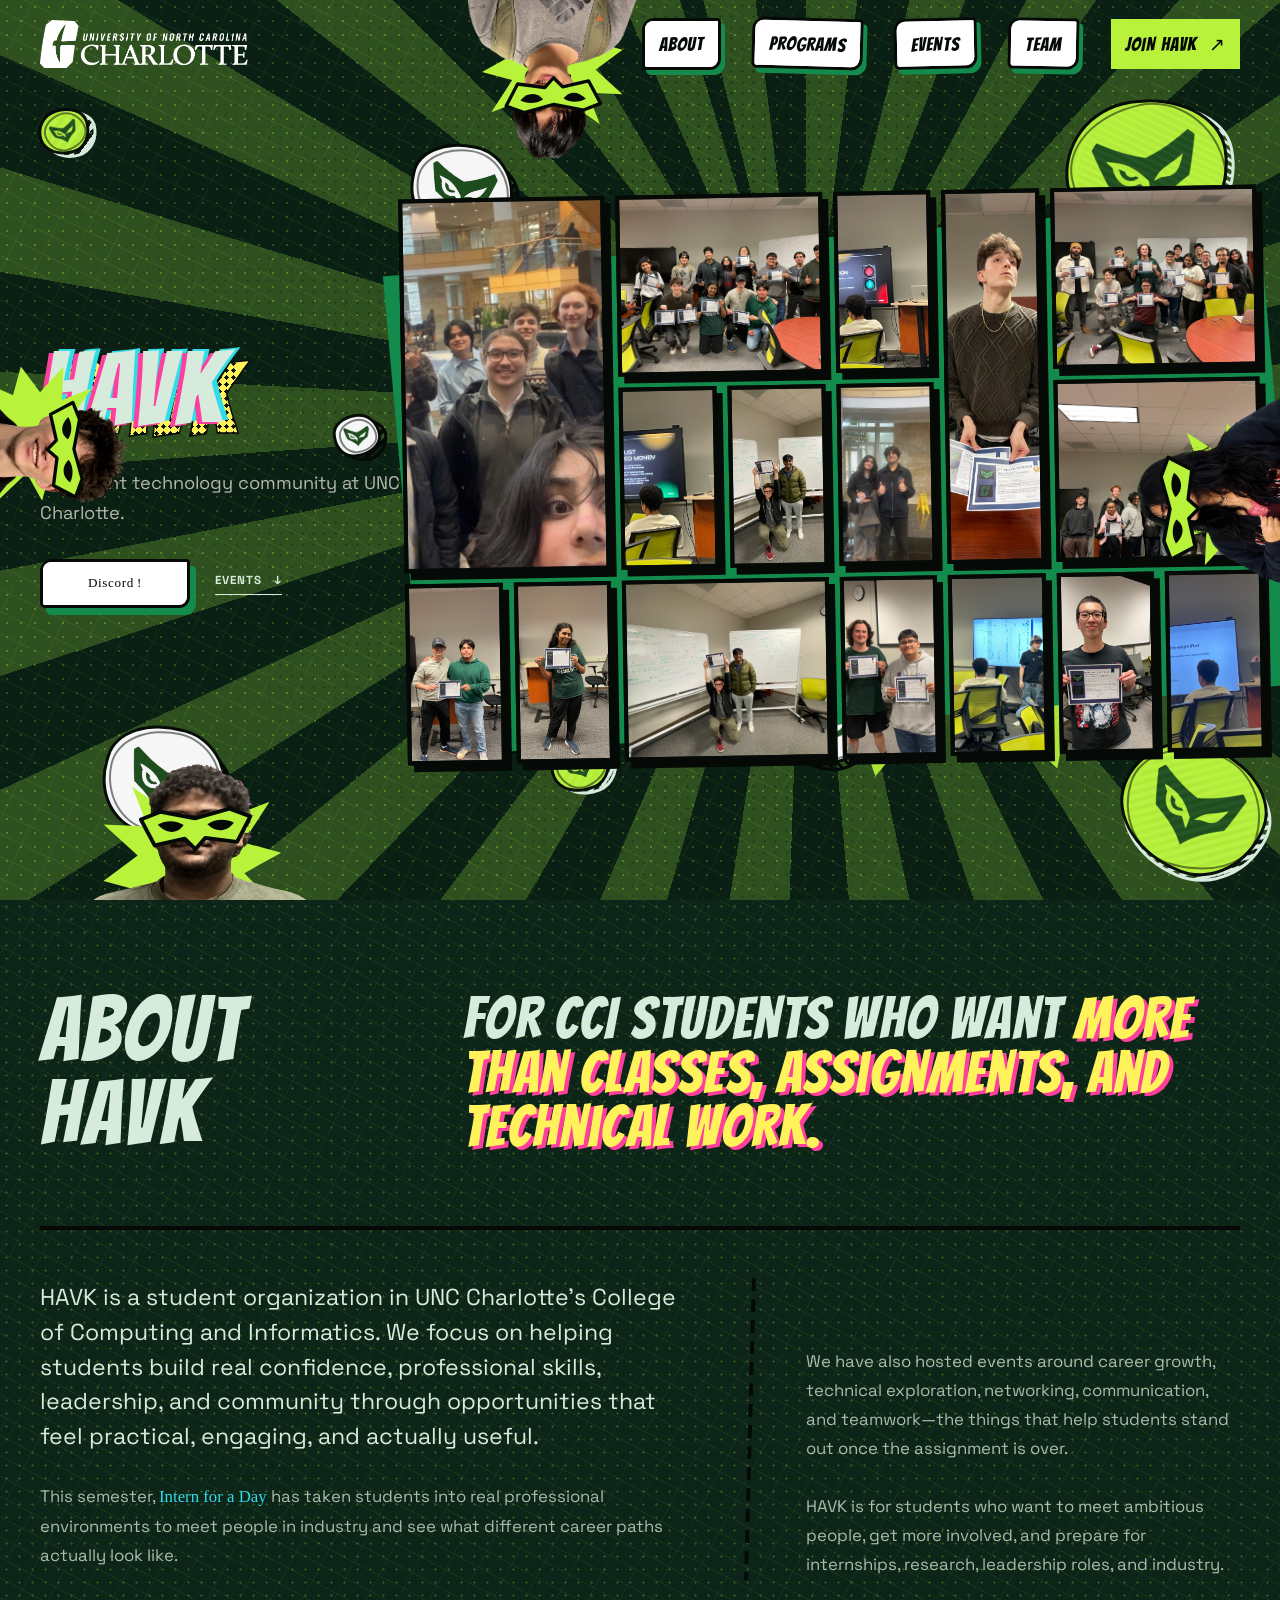
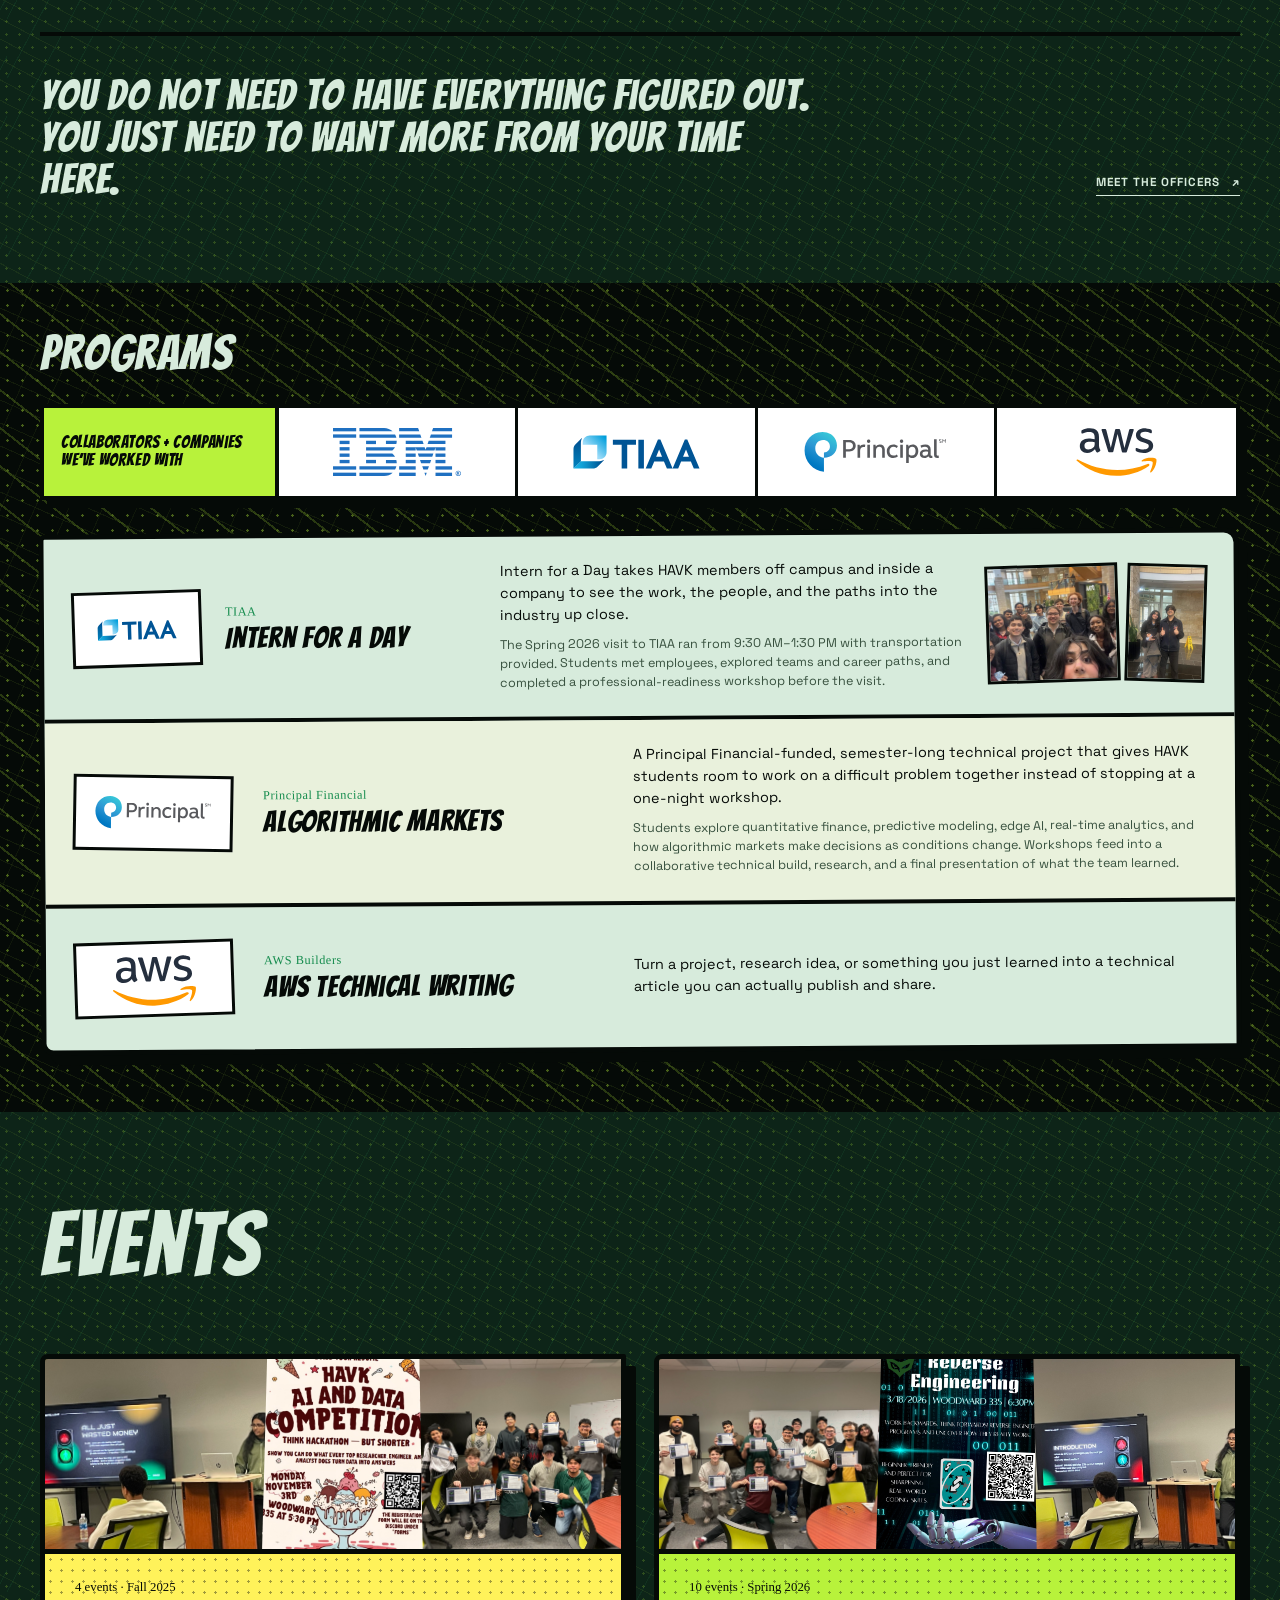
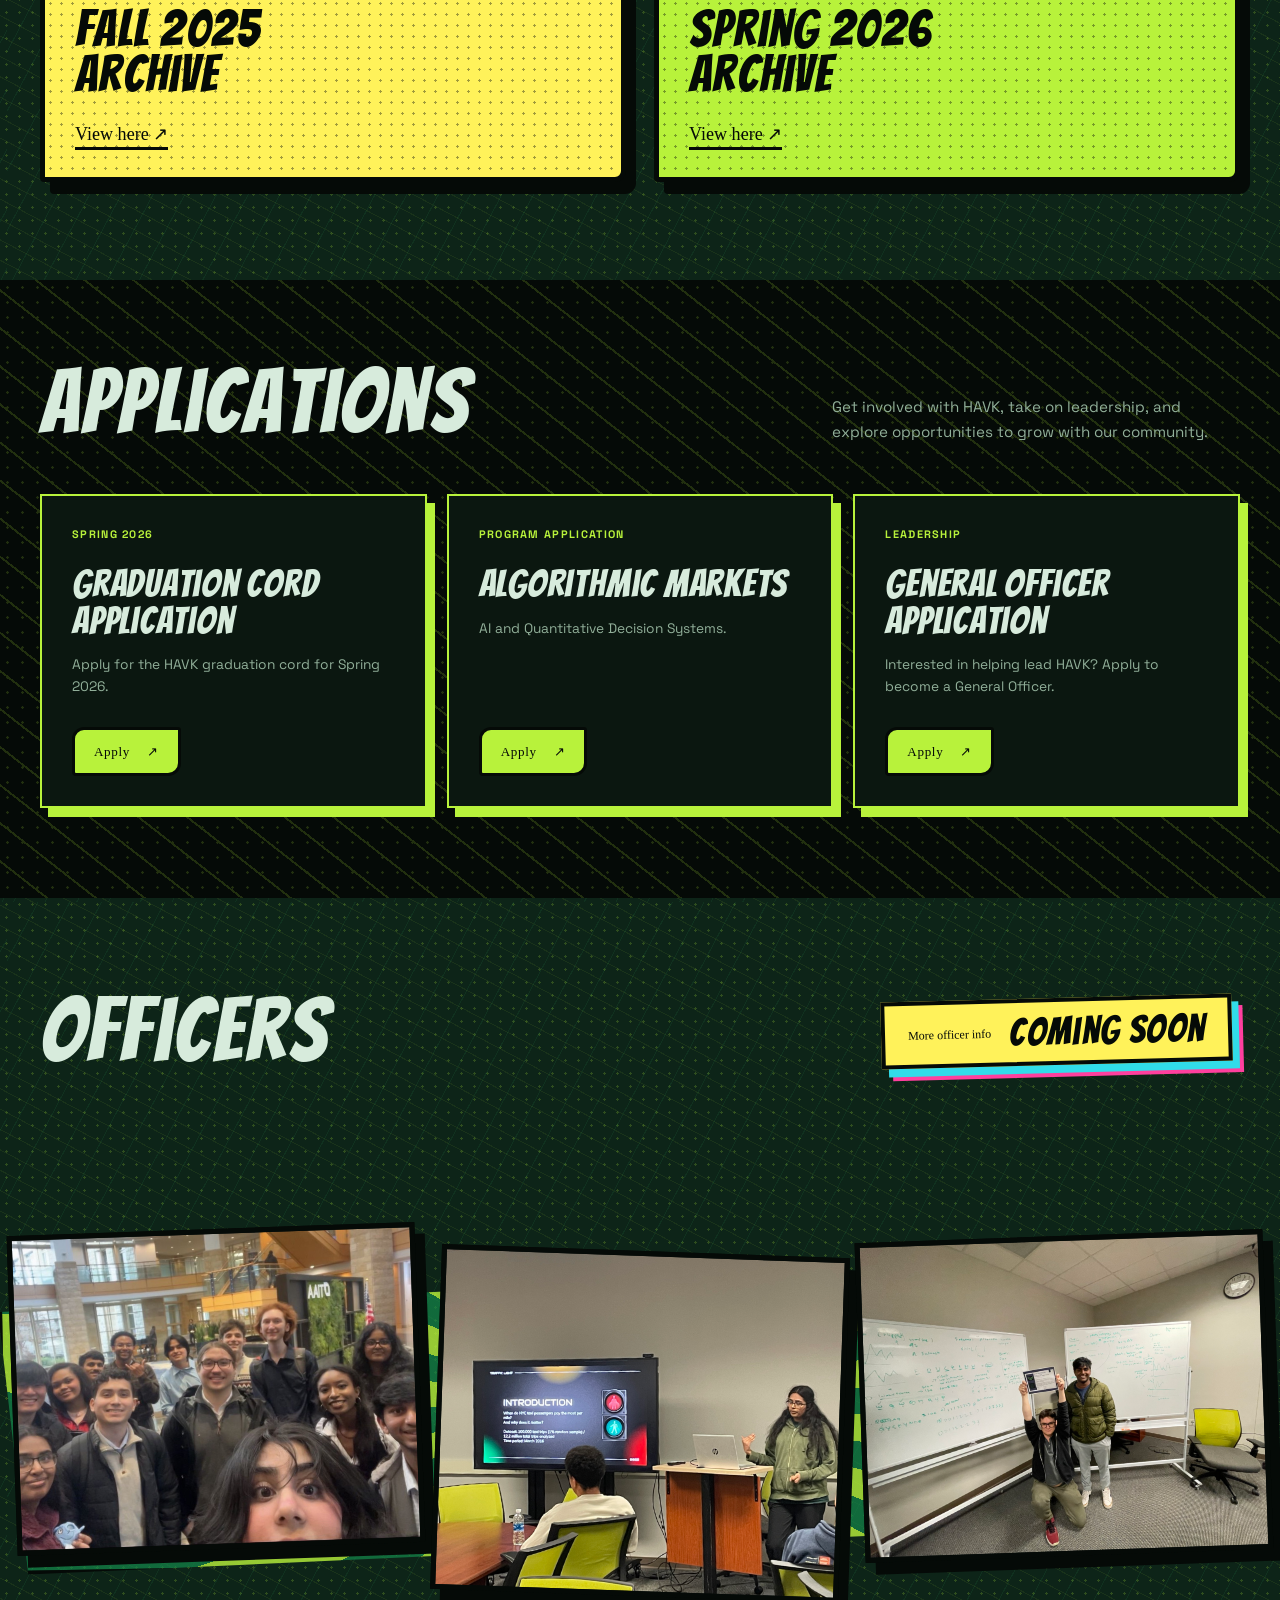
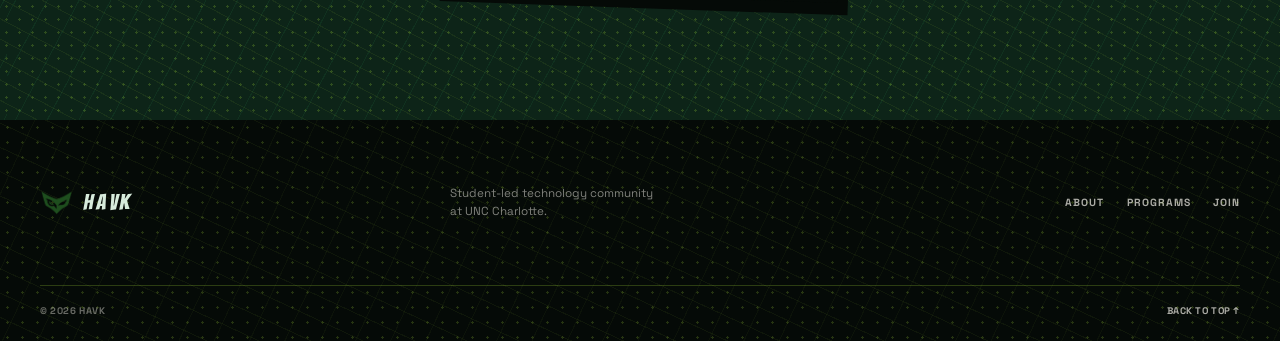
<file: index.html>
<!doctype html>
<html lang="en">
  <head>
    <meta charset="utf-8" />
    <meta name="viewport" content="width=device-width, initial-scale=1" />
    <meta name="theme-color" content="#0a0d0b" />
    <meta http-equiv="Cache-Control" content="no-cache, no-store, must-revalidate" />
    <meta http-equiv="Pragma" content="no-cache" />
    <meta http-equiv="Expires" content="0" />
    <meta name="description" content="HAVK is a student-led technology community at UNC Charlotte." />
    <meta property="og:title" content="HAVK — UNC Charlotte" />
    <meta property="og:description" content="A student-run technology community at UNC Charlotte." />
    <meta property="og:type" content="website" />
    <title>HAVK — UNC Charlotte</title>
    <link rel="icon" type="image/png" href="assets/images/havk-mark.png" />
    <link rel="stylesheet" href="styles.css?v=20260805ba" />
    <script defer src="script.js?v=20260805ba"></script>
  </head>
  <body>
    <a class="skip-link" href="#main-content">Skip to content</a>

    <header class="site-header" id="top">
      <div class="shell nav-wrap">
        <a class="brand brand--university" href="#top" aria-label="HAVK home">
          <img class="brand__university-logo" src="assets/logos/unc-charlotte-horizontal-white.png" alt="UNC Charlotte" />
        </a>
        <button class="menu-toggle" type="button" aria-expanded="false" aria-controls="site-nav">
          <span class="sr-only">Toggle menu</span>
          <span></span><span></span>
        </button>
        <nav class="site-nav" id="site-nav" aria-label="Primary navigation">
          <a href="#about"><span>About</span></a>
          <a href="#programs"><span>Programs</span></a>
          <a href="#field-notes"><span>Events</span></a>
          <a href="#team"><span>Team</span></a>
          <a class="nav-cta discord-link" href="https://discord.gg/rPMw3u7mkj" target="_blank" rel="noreferrer">Join HAVK <span aria-hidden="true">↗</span></a>
        </nav>
      </div>
    </header>

    <main id="main-content">
      <section class="hero section-dark">
        <div class="hero__grid" aria-hidden="true"></div>
        <div class="hero__marks" aria-hidden="true">
          <span class="hero-mark"><img src="assets/images/havk-mark.png" alt="" /></span>
          <span class="hero-mark"><img src="assets/images/havk-mark.png" alt="" /></span>
          <span class="hero-mark"><img src="assets/images/havk-mark.png" alt="" /></span>
          <span class="hero-mark"><img src="assets/images/havk-mark.png" alt="" /></span>
          <span class="hero-mark"><img src="assets/images/havk-mark.png" alt="" /></span>
          <span class="hero-mark"><img src="assets/images/havk-mark.png" alt="" /></span>
          <span class="hero-mark"><img src="assets/images/havk-mark.png" alt="" /></span>
          <span class="hero-mark"><img src="assets/images/havk-mark.png" alt="" /></span>
        </div>
        <div class="officer-peek" data-officer-peek>
          <button class="officer-peek__button" type="button" aria-expanded="false" aria-controls="cail-greeting">
            <span class="sr-only">Meet Cail</span>
            <img src="assets/officers/cail-cutout.png" alt="Cail peeking into the home page" />
            <svg class="officer-peek__mask" viewBox="0 0 180 72" aria-hidden="true">
              <path d="M5 18 36 7 89 19 143 6 175 19 153 58 104 50 88 67 72 50 25 59Z" />
              <path class="mask-eye" d="M31 27c13-7 29-6 40 2-8 12-25 15-40-2Z" />
              <path class="mask-eye" d="M108 29c12-8 29-8 41-1-12 15-30 14-41 1Z" />
            </svg>
          </button>
          <div class="officer-peek__bubble" id="cail-greeting" aria-hidden="true">
            <p>Hi im Cail<br /><strong>the Vice President</strong></p>
          </div>
        </div>
        <div class="officer-peek officer-peek--raymundo" data-officer-peek>
          <button class="officer-peek__button" type="button" aria-expanded="false" aria-controls="raymundo-greeting">
            <span class="sr-only">Meet Raymundo</span>
            <img src="assets/officers/raymundo-cutout.png" alt="Raymundo hanging upside down from the top of the home page" />
            <svg class="officer-peek__mask" viewBox="0 0 180 72" aria-hidden="true">
              <path d="M5 18 36 7 89 19 143 6 175 19 153 58 104 50 88 67 72 50 25 59Z" />
              <path class="mask-eye" d="M31 27c13-7 29-6 40 2-8 12-25 15-40-2Z" />
              <path class="mask-eye" d="M108 29c12-8 29-8 41-1-12 15-30 14-41 1Z" />
            </svg>
          </button>
          <div class="officer-peek__bubble" id="raymundo-greeting" aria-hidden="true">
            <p>Hi im Raymundo<br /><strong>the Treasurer</strong></p>
          </div>
        </div>
        <div class="officer-peek officer-peek--sanchin" data-officer-peek>
          <button class="officer-peek__button" type="button" aria-expanded="false" aria-controls="sanchin-greeting">
            <span class="sr-only">Meet Sanchin</span>
            <img src="assets/officers/sanchin-cutout.png" alt="Sanchin peeking up from the bottom of the home page" />
            <svg class="officer-peek__mask" viewBox="0 0 180 72" aria-hidden="true">
              <path d="M5 18 36 7 89 19 143 6 175 19 153 58 104 50 88 67 72 50 25 59Z" />
              <path class="mask-eye" d="M31 27c13-7 29-6 40 2-8 12-25 15-40-2Z" />
              <path class="mask-eye" d="M108 29c12-8 29-8 41-1-12 15-30 14-41 1Z" />
            </svg>
          </button>
          <div class="officer-peek__bubble" id="sanchin-greeting" aria-hidden="true">
            <p>Hi im Sanchin<br /><strong>the Executive Coordinator</strong></p>
          </div>
        </div>
        <div class="officer-peek officer-peek--summer" data-officer-peek>
          <button class="officer-peek__button" type="button" aria-expanded="false" aria-controls="summer-greeting">
            <span class="sr-only">Meet Summer</span>
            <img src="assets/officers/summer-cutout.png" alt="Summer peeking into the right side of the home page" />
            <svg class="officer-peek__mask" viewBox="0 0 180 72" aria-hidden="true">
              <path d="M5 18 36 7 89 19 143 6 175 19 153 58 104 50 88 67 72 50 25 59Z" />
              <path class="mask-eye" d="M31 27c13-7 29-6 40 2-8 12-25 15-40-2Z" />
              <path class="mask-eye" d="M108 29c12-8 29-8 41-1-12 15-30 14-41 1Z" />
            </svg>
          </button>
          <div class="officer-peek__bubble" id="summer-greeting" aria-hidden="true">
            <p>Hi im Summer<br /><strong>the President</strong></p>
          </div>
        </div>
        <div class="shell hero__inner">
          <div class="hero__copy reveal">
            <h1 data-text="HAVK">HAVK</h1>
            <p class="hero__lede">A student technology community at UNC Charlotte.</p>
            <div class="hero__actions">
              <a class="button button--lime comic-discord discord-link" href="https://discord.gg/rPMw3u7mkj" target="_blank" rel="noreferrer">
                <img class="discord-impact" src="assets/ui/discord-impact.svg?v=20260805z" alt="" aria-hidden="true" />
                <span class="comic-discord__label">Discord</span><span class="comic-discord__bang" aria-hidden="true">!</span>
              </a>
              <a class="text-link text-link--light" href="#field-notes">Events <span aria-hidden="true">↓</span></a>
            </div>
          </div>
          <div class="hero__visual reveal reveal--delay">
            <div class="hero__collage">
              <figure class="collage-item"><img src="assets/images/community-lobby.jpg" alt="HAVK members gathered together in a campus lobby" /></figure>
              <figure class="collage-item"><img src="assets/images/event-winners.jpg" alt="HAVK competition winners holding their certificates" /></figure>
              <figure class="collage-item"><img src="assets/images/workshop-talk.jpg" alt="A HAVK member presenting to students in a workshop" /></figure>
              <figure class="collage-item"><img src="assets/images/event-award-cail.jpg" alt="A HAVK member holding a competition certificate" /></figure>
              <figure class="collage-item"><img src="assets/images/event-group-awards.jpg" alt="HAVK members celebrating with competition certificates" /></figure>
              <figure class="collage-item"><img src="assets/images/event-presentation.jpg" alt="A HAVK member giving a technical presentation" /></figure>
              <figure class="collage-item"><img src="assets/images/win-moment.jpg" alt="HAVK students celebrating after an activity" /></figure>
              <figure class="collage-item"><img src="assets/images/event-group-two.jpg" alt="HAVK members together after a competition" /></figure>
              <figure class="collage-item"><img src="assets/images/field-pair.jpg" alt="Two HAVK students together in a campus atrium" /></figure>
              <figure class="collage-item"><img src="assets/images/event-award-pair.jpg" alt="Two HAVK members holding an award" /></figure>
              <figure class="collage-item"><img src="assets/images/event-award-student.jpg" alt="A HAVK student holding a competition certificate" /></figure>
              <figure class="collage-item"><img src="assets/images/event-whiteboard-win.jpg" alt="HAVK members celebrating in front of workshop whiteboards" /></figure>
              <figure class="collage-item"><img src="assets/images/event-team-award.jpg" alt="Two HAVK members holding certificates" /></figure>
              <figure class="collage-item"><img src="assets/images/event-live-workshop.jpg" alt="A HAVK technical workshop in progress" /></figure>
              <figure class="collage-item"><img src="assets/images/event-certificate.jpg" alt="A HAVK member showing a competition certificate" /></figure>
              <figure class="collage-item"><img src="assets/images/event-lecture.jpg" alt="Students listening to a HAVK presentation" /></figure>
            </div>
          </div>
        </div>
      </section>

      <section class="about section-paper" id="about">
        <div class="shell">
          <div class="about__intro reveal">
            <h2>About HAVK</h2>
            <p class="about__hook">For CCI students who want <em>more than classes, assignments, and technical work.</em></p>
          </div>
          <div class="about__story">
            <div class="about__story-main reveal">
              <p id="about-description">HAVK is a student organization in UNC Charlotte’s College of Computing and Informatics. We focus on helping students build real confidence, professional skills, leadership, and community through opportunities that feel practical, engaging, and actually useful.</p>
              <p>This semester, <strong>Intern for a Day</strong> has taken students into real professional environments to meet people in industry and see what different career paths actually look like.</p>
            </div>
            <div class="about__story-side reveal reveal--delay">
              <p>We have also hosted events around career growth, technical exploration, networking, communication, and teamwork—the things that help students stand out once the assignment is over.</p>
              <p>HAVK is for students who want to meet ambitious people, get more involved, and prepare for internships, research, leadership roles, and industry.</p>
            </div>
          </div>
          <div class="about__ending reveal">
            <p>You do not need to have everything figured out. You just need to want more from your time here.</p>
            <a class="text-link" href="#team">Meet the officers <span aria-hidden="true">↗</span></a>
          </div>
        </div>
      </section>

      <section class="programs section-dark" id="programs">
        <div class="shell">
          <div class="programs__top reveal">
            <h2>Programs</h2>
          </div>
          <div class="collaborators reveal">
            <p>Collaborators + companies we’ve worked with</p>
            <div class="collaborator-strip" id="collaborator-list" aria-live="polite"></div>
          </div>
          <div class="program-board" id="program-list" aria-live="polite"></div>
        </div>
      </section>

      <section class="field-notes section-paper" id="field-notes">
        <div class="shell">
          <div class="section-heading section-heading--split reveal">
            <div>
              <h2>Events</h2>
            </div>
          </div>
          <div class="archive-picker">
            <a class="archive-teaser archive-teaser--fall reveal" href="events-fall-2025.html">
              <div class="archive-teaser__images" aria-hidden="true">
                <img src="assets/images/event-presentation.jpg" alt="" loading="lazy" />
                <img src="assets/posters/ai-data.jpg" alt="" loading="lazy" />
                <img src="assets/images/event-winners.jpg" alt="" loading="lazy" />
              </div>
              <div class="archive-teaser__copy">
                <span>4 events · Fall 2025</span>
                <h3>Fall 2025 Archive</h3>
                <strong>View here <span aria-hidden="true">↗</span></strong>
              </div>
            </a>
            <a class="archive-teaser archive-teaser--spring reveal reveal--delay" href="events.html">
              <div class="archive-teaser__images" aria-hidden="true">
                <img src="assets/images/event-group-awards.jpg" alt="" loading="lazy" />
                <img src="assets/posters/reverse-engineering.jpg" alt="" loading="lazy" />
                <img src="assets/images/workshop-talk.jpg" alt="" loading="lazy" />
              </div>
              <div class="archive-teaser__copy">
                <span>10 events · Spring 2026</span>
                <h3>Spring 2026 Archive</h3>
                <strong>View here <span aria-hidden="true">↗</span></strong>
              </div>
            </a>
          </div>
        </div>
      </section>

      <section class="applications section-dark" id="applications">
        <div class="shell">
          <div class="applications__heading reveal">
            <h2>Applications</h2>
            <p>
              Get involved with HAVK, take on leadership, and explore opportunities
              to grow with our community.
            </p>
          </div>
      
          <div class="applications__grid">
      
            <article class="application-card reveal">
              <span class="application-card__label">Spring 2026</span>
              <h3>Graduation Cord Application</h3>
              <p>
                Apply for the HAVK graduation cord for Spring 2026.
              </p>
              <a
                class="button button--lime"
                href="https://docs.google.com/forms/d/e/1FAIpQLSfHeLTBPN7r-YRuG4fl9lOqyTBRBv8VUg7wVq3AiLWk7T_w4g/viewform"
                target="_blank"
                rel="noopener noreferrer"
              >
                Apply <span aria-hidden="true">↗</span>
              </a>
            </article>
      
            <article class="application-card reveal reveal--delay">
              <span class="application-card__label">Program Application</span>
              <h3>Algorithmic Markets</h3>
              <p>
                AI and Quantitative Decision Systems.
              </p>
              <a
                class="button button--lime"
                href="https://docs.google.com/forms/d/e/1FAIpQLSfOxMHj9q5kC6oz49yp__4se-KTnkPEWoIw7IZI9E07Gr-_Bg/viewform"
                target="_blank"
                rel="noopener noreferrer"
              >
                Apply <span aria-hidden="true">↗</span>
              </a>
            </article>
      
            <article class="application-card reveal">
              <span class="application-card__label">Leadership</span>
              <h3>General Officer Application</h3>
              <p>
                Interested in helping lead HAVK? Apply to become a General Officer.
              </p>
              <a
                class="button button--lime"
                href="https://docs.google.com/forms/d/e/1FAIpQLScZuoRmSHL1LRAmsvPYO85FRKg3A8gWzvEkbimd9877F3E0sA/viewform"
                target="_blank"
                rel="noopener noreferrer"
              >
                Apply <span aria-hidden="true">↗</span>
              </a>
            </article>
      
          </div>
        </div>
      </section>

      <section class="team section-paper" id="team">
        <div class="shell">
          <div class="team__heading reveal">
            <div>
              <h2>Officers</h2>
            </div>
            <div class="team-heading__soon">
              <span>More officer info</span>
              <strong>Coming soon</strong>
            </div>
          </div>
          <div class="team-grid" id="team-grid"></div>
          <div class="section-collage section-collage--team">
            <figure><img src="assets/images/community-lobby.jpg" alt="HAVK members together on campus" loading="lazy" /></figure>
            <figure><img src="assets/images/workshop-talk.jpg" alt="A HAVK workshop presentation" loading="lazy" /></figure>
            <figure><img src="assets/images/win-moment.jpg" alt="HAVK students celebrating together" loading="lazy" /></figure>
          </div>
        </div>
      </section>

    </main>

    <footer class="site-footer">
      <div class="shell footer__top">
        <a class="brand brand--footer" href="#top" aria-label="HAVK home">
          <img class="brand__mark" src="assets/images/havk-mark.png" alt="" />
          <span class="brand__wordmark">HAVK</span>
        </a>
        <p>Student-led technology community<br />at UNC Charlotte.</p>
        <div class="footer__links">
          <a href="#about">About</a><a href="#programs">Programs</a><a class="discord-link" href="https://discord.gg/rPMw3u7mkj" target="_blank" rel="noreferrer">Join</a>
        </div>
      </div>
      <div class="shell footer__bottom"><span>© <span id="current-year"></span> HAVK</span><a href="#top">Back to top ↑</a></div>
    </footer>

    <noscript><div class="noscript-note">HAVK’s page needs JavaScript for the editable event and team content. Please enable it to see the full site.</div></noscript>
  </body>
</html>
</file>
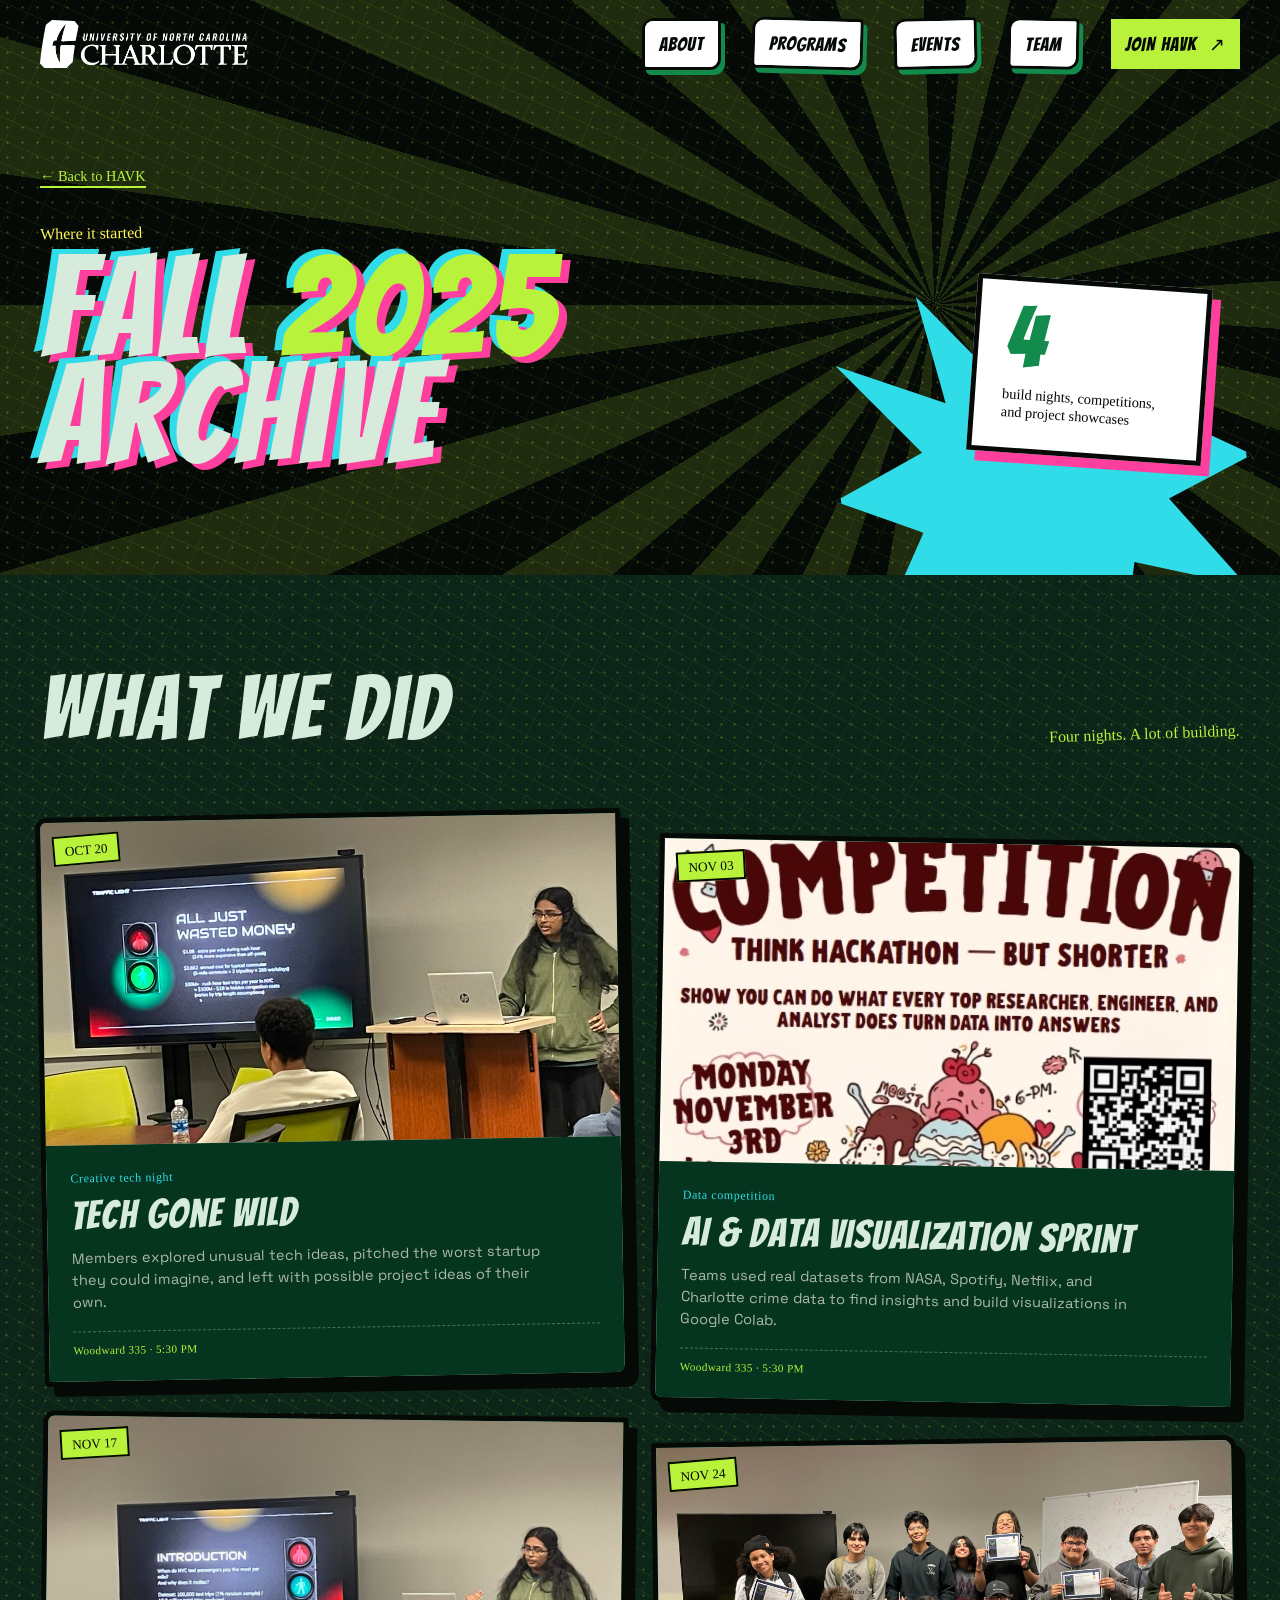
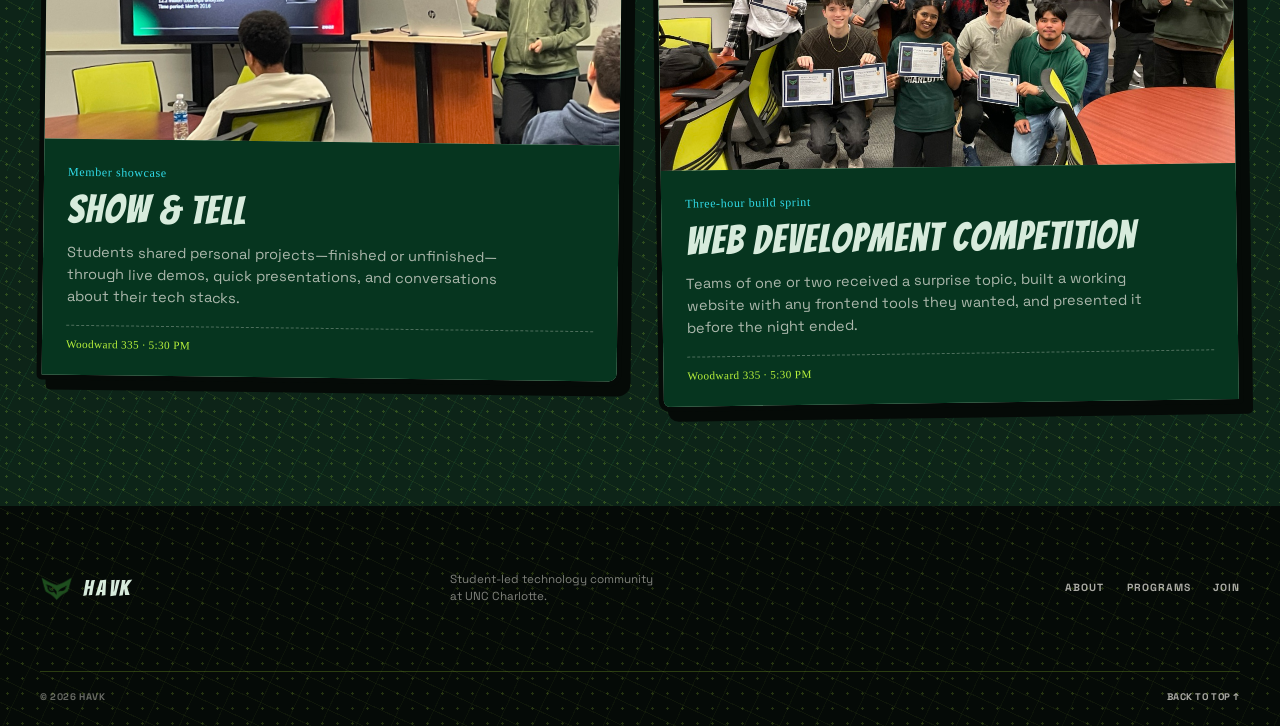
<file: events-fall-2025.html>
<!doctype html>
<html lang="en">
  <head>
    <meta charset="utf-8" />
    <meta name="viewport" content="width=device-width, initial-scale=1" />
    <meta name="theme-color" content="#0a0d0b" />
    <meta http-equiv="Cache-Control" content="no-cache, no-store, must-revalidate" />
    <meta name="description" content="A visual archive of HAVK events from Fall 2025 at UNC Charlotte." />
    <meta property="og:title" content="Fall 2025 Archive — HAVK" />
    <meta property="og:description" content="HAVK competitions, project nights, and community moments from Fall 2025." />
    <meta property="og:type" content="website" />
    <title>Fall 2025 Archive — HAVK</title>
    <link rel="icon" type="image/png" href="assets/images/havk-mark.png" />
    <link rel="stylesheet" href="styles.css?v=20260805ba" />
    <script defer src="script.js?v=20260805ba"></script>
  </head>
  <body class="event-archive-page event-archive-page--fall" data-events-source="data/events-fall-2025.json" data-semester="Fall 2025">
    <a class="skip-link" href="#main-content">Skip to content</a>

    <header class="site-header" id="top">
      <div class="shell nav-wrap">
        <a class="brand brand--university" href="index.html" aria-label="HAVK home">
          <img class="brand__university-logo" src="assets/logos/unc-charlotte-horizontal-white.png" alt="UNC Charlotte" />
        </a>
        <button class="menu-toggle" type="button" aria-expanded="false" aria-controls="site-nav">
          <span class="sr-only">Toggle menu</span>
          <span></span><span></span>
        </button>
        <nav class="site-nav" id="site-nav" aria-label="Primary navigation">
          <a href="index.html#about"><span>About</span></a>
          <a href="index.html#programs"><span>Programs</span></a>
          <a href="index.html#field-notes"><span>Events</span></a>
          <a href="index.html#team"><span>Team</span></a>
          <a class="nav-cta discord-link" href="https://discord.gg/rPMw3u7mkj" target="_blank" rel="noreferrer">Join HAVK <span aria-hidden="true">↗</span></a>
        </nav>
      </div>
    </header>

    <main id="main-content">
      <section class="archive-hero section-dark">
        <div class="archive-hero__burst" aria-hidden="true"></div>
        <div class="shell archive-hero__inner">
          <div>
            <a class="archive-back" href="index.html#field-notes">← Back to HAVK</a>
            <p class="archive-kicker">Where it started</p>
            <h1>Fall <em>2025</em><br />Archive</h1>
          </div>
          <div class="archive-hero__note">
            <strong>4</strong>
            <span>build nights, competitions, and project showcases</span>
          </div>
        </div>
      </section>

      <section class="archive-events section-paper" aria-labelledby="archive-heading">
        <div class="shell">
          <div class="archive-events__heading reveal">
            <h2 id="archive-heading">What we did</h2>
            <p>Four nights. A lot of building.</p>
          </div>
          <div class="archive-event-grid" id="event-list" aria-live="polite"></div>
        </div>
      </section>
    </main>

    <footer class="site-footer">
      <div class="shell footer__top">
        <a class="brand brand--footer" href="index.html" aria-label="HAVK home">
          <img class="brand__mark" src="assets/images/havk-mark.png" alt="" />
          <span class="brand__wordmark">HAVK</span>
        </a>
        <p>Student-led technology community<br />at UNC Charlotte.</p>
        <div class="footer__links">
          <a href="index.html#about">About</a><a href="index.html#programs">Programs</a><a class="discord-link" href="https://discord.gg/rPMw3u7mkj" target="_blank" rel="noreferrer">Join</a>
        </div>
      </div>
      <div class="shell footer__bottom"><span>© <span id="current-year"></span> HAVK</span><a href="#top">Back to top ↑</a></div>
    </footer>

    <noscript><div class="noscript-note">Enable JavaScript to load the Fall 2025 event archive.</div></noscript>
  </body>
</html>
</file>
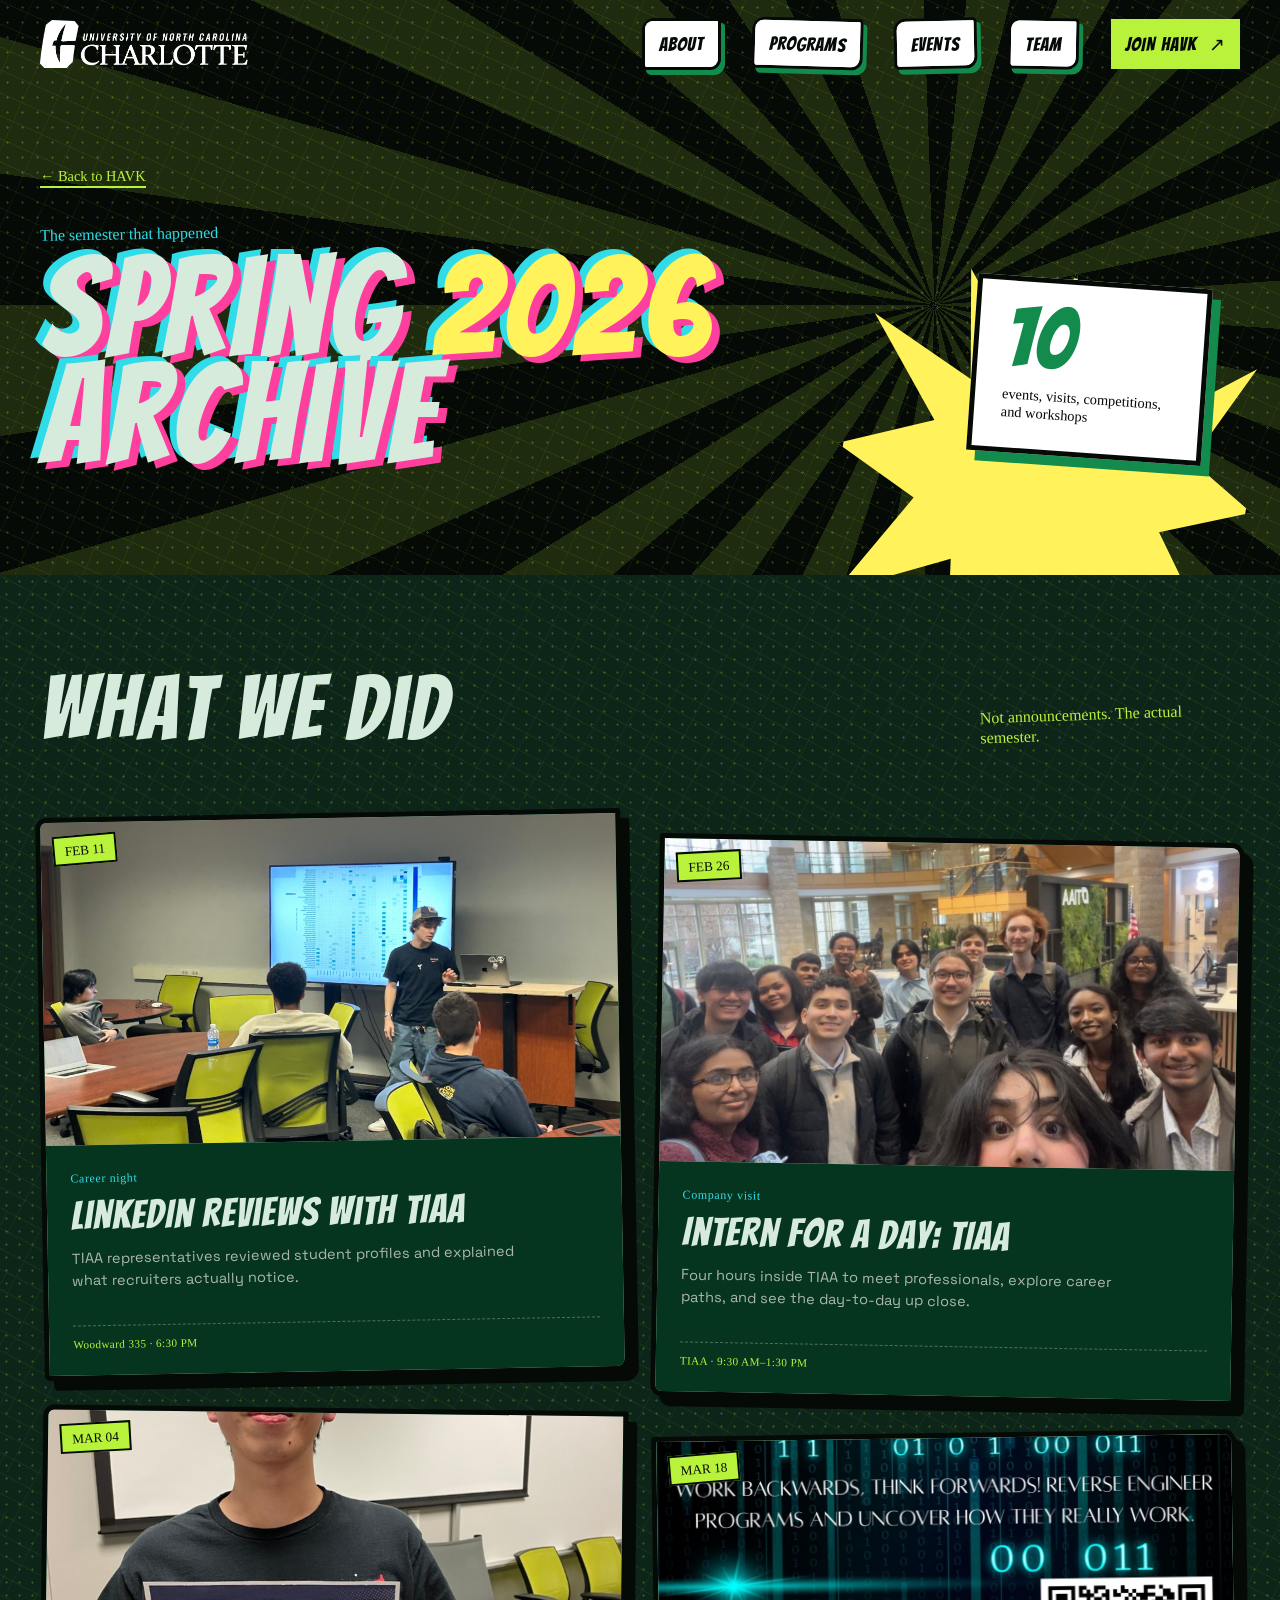
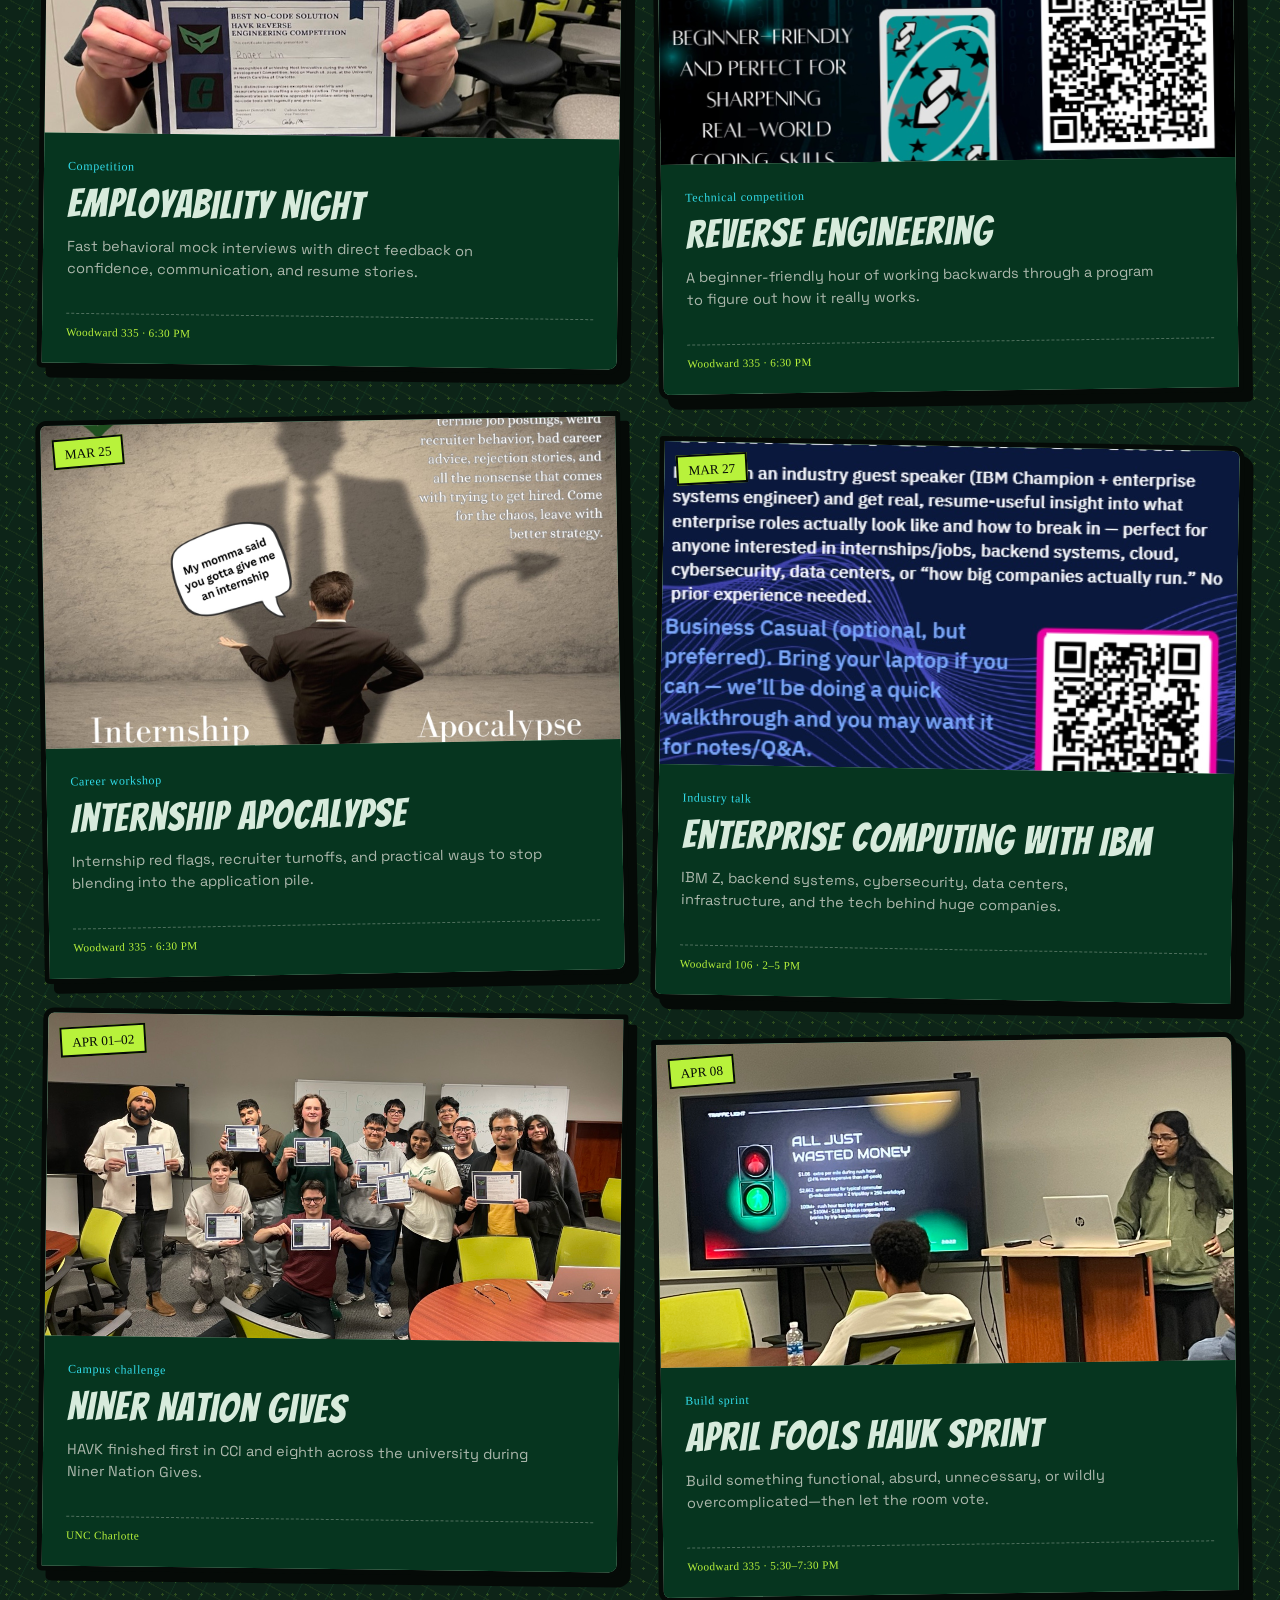
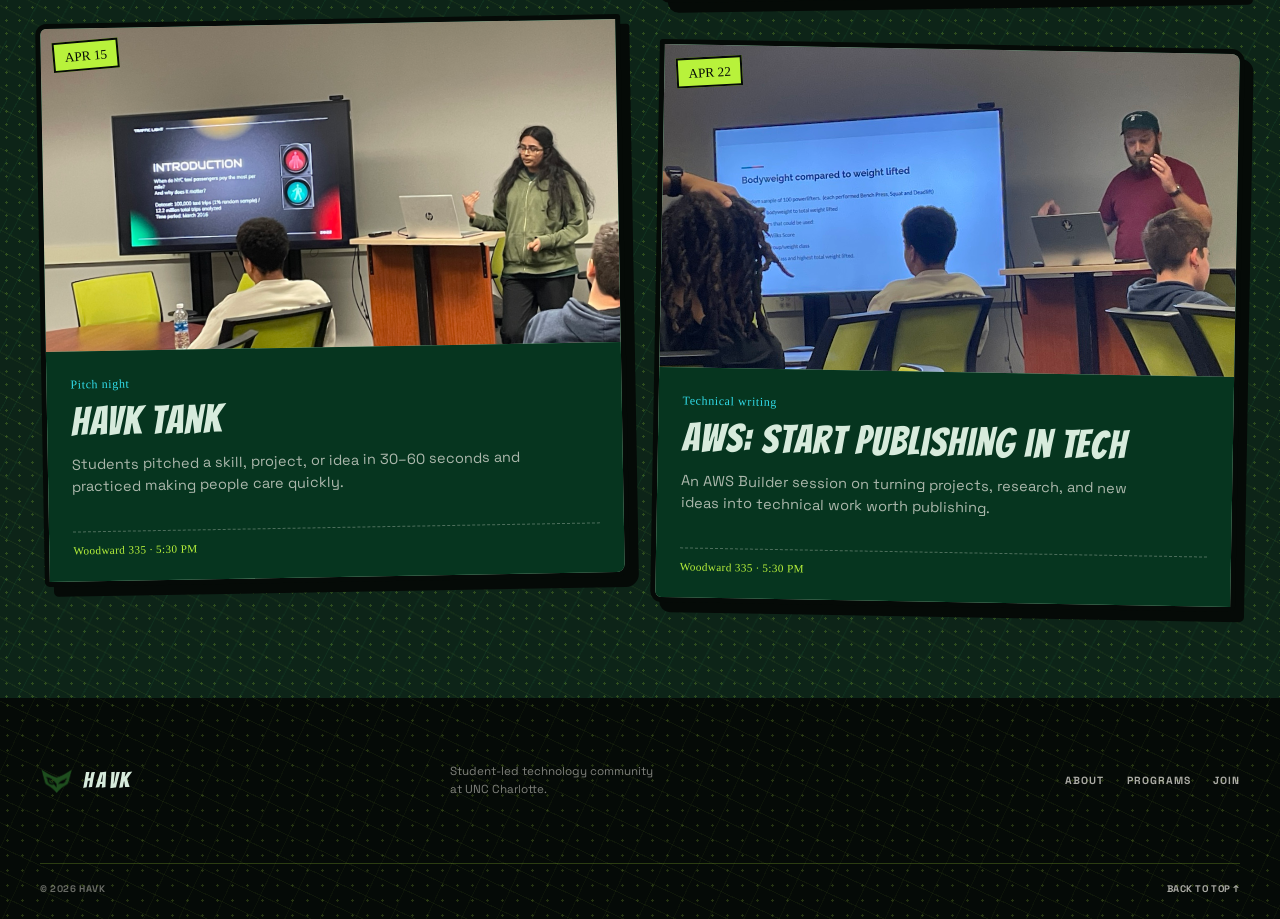
<file: events.html>
<!doctype html>
<html lang="en">
  <head>
    <meta charset="utf-8" />
    <meta name="viewport" content="width=device-width, initial-scale=1" />
    <meta name="theme-color" content="#0a0d0b" />
    <meta http-equiv="Cache-Control" content="no-cache, no-store, must-revalidate" />
    <meta name="description" content="A visual archive of HAVK events from Spring 2026 at UNC Charlotte." />
    <meta property="og:title" content="Spring 2026 Archive — HAVK" />
    <meta property="og:description" content="HAVK events, competitions, company visits, workshops, and community moments from Spring 2026." />
    <meta property="og:type" content="website" />
    <title>Spring 2026 Archive — HAVK</title>
    <link rel="icon" type="image/png" href="assets/images/havk-mark.png" />
    <link rel="stylesheet" href="styles.css?v=20260805ba" />
    <script defer src="script.js?v=20260805ba"></script>
  </head>
  <body class="event-archive-page" data-semester="Spring 2026">
    <a class="skip-link" href="#main-content">Skip to content</a>

    <header class="site-header" id="top">
      <div class="shell nav-wrap">
        <a class="brand brand--university" href="index.html" aria-label="HAVK home">
          <img class="brand__university-logo" src="assets/logos/unc-charlotte-horizontal-white.png" alt="UNC Charlotte" />
        </a>
        <button class="menu-toggle" type="button" aria-expanded="false" aria-controls="site-nav">
          <span class="sr-only">Toggle menu</span>
          <span></span><span></span>
        </button>
        <nav class="site-nav" id="site-nav" aria-label="Primary navigation">
          <a href="index.html#about"><span>About</span></a>
          <a href="index.html#programs"><span>Programs</span></a>
          <a href="events.html"><span>Events</span></a>
          <a href="index.html#team"><span>Team</span></a>
          <a class="nav-cta discord-link" href="https://discord.gg/rPMw3u7mkj" target="_blank" rel="noreferrer">Join HAVK <span aria-hidden="true">↗</span></a>
        </nav>
      </div>
    </header>

    <main id="main-content">
      <section class="archive-hero section-dark">
        <div class="archive-hero__burst" aria-hidden="true"></div>
        <div class="shell archive-hero__inner">
          <div>
            <a class="archive-back" href="index.html#field-notes">← Back to HAVK</a>
            <p class="archive-kicker">The semester that happened</p>
            <h1>Spring <em>2026</em><br />Archive</h1>
          </div>
          <div class="archive-hero__note">
            <strong>10</strong>
            <span>events, visits, competitions, and workshops</span>
          </div>
        </div>
      </section>

      <section class="archive-events section-paper" aria-labelledby="archive-heading">
        <div class="shell">
          <div class="archive-events__heading reveal">
            <h2 id="archive-heading">What we did</h2>
            <p>Not announcements. The actual semester.</p>
          </div>
          <div class="archive-event-grid" id="event-list" aria-live="polite"></div>
        </div>
      </section>
    </main>

    <footer class="site-footer">
      <div class="shell footer__top">
        <a class="brand brand--footer" href="index.html" aria-label="HAVK home">
          <img class="brand__mark" src="assets/images/havk-mark.png" alt="" />
          <span class="brand__wordmark">HAVK</span>
        </a>
        <p>Student-led technology community<br />at UNC Charlotte.</p>
        <div class="footer__links">
          <a href="index.html#about">About</a><a href="index.html#programs">Programs</a><a class="discord-link" href="https://discord.gg/rPMw3u7mkj" target="_blank" rel="noreferrer">Join</a>
        </div>
      </div>
      <div class="shell footer__bottom"><span>© <span id="current-year"></span> HAVK</span><a href="#top">Back to top ↑</a></div>
    </footer>

    <noscript><div class="noscript-note">Enable JavaScript to load the Spring 2026 event archive.</div></noscript>
  </body>
</html>
</file>
<file: styles.css>
@import url('https://fonts.googleapis.com/css2?family=Bangers&family=Permanent+Marker&family=Space+Grotesk:wght@400;500;600;700&display=swap');

:root {
  --ink: #050a07;
  --ink-soft: #0b1710;
  --paper: #d7ebdc;
  --paper-deep: #79a989;
  --lime: #b8f23b;
  --lime-bright: #d5ff66;
  --coral: #38d677;
  --sky: #167647;
  --green: #138b4c;
  --green-deep: #06351f;
  --muted: #91af99;
  --line-dark: rgba(184, 242, 59, 0.22);
  --line-light: rgba(5, 10, 7, 0.34);
  --shell: min(1200px, calc(100% - 80px));
  --radius: 2px;
  --display: "Bangers", Impact, "Arial Black", sans-serif;
  --comic: "Permanent Marker", "Comic Sans MS", cursive;
  --body: "Space Grotesk", Inter, ui-sans-serif, system-ui, -apple-system, BlinkMacSystemFont, "Segoe UI", sans-serif;
}

* { box-sizing: border-box; }
html { scroll-behavior: smooth; }
body { margin: 0; background: var(--ink); color: var(--paper); font-family: var(--body); line-height: 1.5; overflow-x: hidden; }
body:has(dialog[open]) { overflow: hidden; }
img { display: block; max-width: 100%; }
a { color: inherit; text-decoration: none; }
button { color: inherit; font: inherit; }
.shell { width: var(--shell); max-width: 1200px; margin-inline: auto; }
.sr-only { position: absolute; width: 1px; height: 1px; padding: 0; margin: -1px; overflow: hidden; clip: rect(0, 0, 0, 0); white-space: nowrap; border: 0; }
.skip-link { position: fixed; left: 18px; top: -80px; z-index: 100; padding: 10px 14px; color: var(--ink); background: var(--lime); font-weight: 800; transition: top .2s ease; }
.skip-link:focus { top: 18px; }

.site-header { position: absolute; z-index: 10; inset: 0 0 auto; color: var(--paper); }
.nav-wrap { min-height: 88px; display: flex; align-items: center; justify-content: space-between; border-bottom: 0; }
.brand { display: inline-flex; align-items: center; gap: 10px; min-width: 220px; }
.brand__mark { width: 33px; height: 29px; object-fit: contain; }
.brand__wordmark { font: 400 1.35rem/1 var(--display); letter-spacing: .13em; }
.brand__school { margin-left: 3px; padding-left: 12px; border-left: 1px solid var(--line-dark); color: rgba(242, 240, 232, .65); font-size: .67rem; letter-spacing: .14em; text-transform: uppercase; }
.brand--university { min-width: 220px; padding: 12px 0; }
.brand__university-logo { width: 210px; height: auto; object-fit: contain; }
.site-nav { display: flex; align-items: center; gap: 31px; font-family: var(--display); font-size: 1.18rem; font-weight: 400; letter-spacing: .055em; text-transform: uppercase; }
.site-nav a { position: relative; color: var(--ink); transition: transform .2s ease, background .2s ease; }
.site-nav a:not(.nav-cta) { isolation: isolate; overflow: visible; padding: 9px 14px 8px; border: 3px solid var(--ink); border-radius: 12px 4px 11px 5px; background: #fff; box-shadow: 4px 5px 0 var(--green); }
.site-nav a:not(.nav-cta)::before { position: absolute; z-index: 0; content: ""; width: 178px; aspect-ratio: 360 / 210; top: 50%; left: 50%; background: url("assets/ui/discord-impact.svg") center / contain no-repeat; opacity: 0; pointer-events: none; transform: translate(-50%, -50%) rotate(-4deg) scale(.52); transition: opacity .07s ease, transform .18s cubic-bezier(.12, .9, .18, 1.18); }
.site-nav a:not(.nav-cta)::after { position: absolute; z-index: 1; content: ""; inset: 0; border-radius: 8px 1px 9px 2px; background: #fff; transition: background .1s ease; }
.site-nav a:not(.nav-cta) > span { position: relative; z-index: 2; }
.site-nav a:nth-child(2) { transform: rotate(1.5deg); }
.site-nav a:nth-child(3) { transform: rotate(-1.3deg); }
.site-nav a:nth-child(4) { transform: rotate(1deg); }
.site-nav a:not(.nav-cta):hover, .site-nav a:not(.nav-cta):focus-visible { color: var(--ink); background: transparent; box-shadow: none; transform: translateY(-3px) rotate(-1deg); }
.site-nav a:not(.nav-cta):hover::before, .site-nav a:not(.nav-cta):focus-visible::before { opacity: 1; transform: translate(-50%, -50%) rotate(-1deg) scale(1); }
.site-nav a:not(.nav-cta):hover::after, .site-nav a:not(.nav-cta):focus-visible::after { background: #fff9d2; }
.nav-cta { display: inline-flex; gap: 12px; align-items: center; padding: 11px 14px !important; color: var(--ink) !important; background: var(--lime); }
.nav-cta:hover, .nav-cta:focus-visible { background: var(--lime-bright); }
.menu-toggle { display: none; border: 0; background: transparent; cursor: pointer; padding: 10px 0 10px 10px; }
.menu-toggle span:not(.sr-only) { display: block; width: 26px; height: 2px; margin: 6px 0; background: var(--paper); transition: transform .2s ease; }
.menu-toggle[aria-expanded="true"] span:nth-last-child(2) { transform: translateY(4px) rotate(45deg); }
.menu-toggle[aria-expanded="true"] span:last-child { transform: translateY(-4px) rotate(-45deg); }

.section-dark, .section-ink { color: var(--paper); background-color: var(--ink); background-image: repeating-linear-gradient(24deg, transparent 0 20px, rgba(184, 242, 59, .075) 20px 21px), repeating-linear-gradient(114deg, transparent 0 30px, rgba(184, 242, 59, .055) 30px 31px), radial-gradient(rgba(184, 242, 59, .22) 1.15px, transparent 1.3px); background-size: auto, auto, 15px 15px; }
.section-paper { color: var(--paper); background-color: #0d2418; background-image: repeating-linear-gradient(28deg, transparent 0 17px, rgba(184, 242, 59, .07) 17px 18px), repeating-linear-gradient(118deg, transparent 0 27px, rgba(56, 214, 119, .075) 27px 28px), radial-gradient(rgba(184, 242, 59, .2) 1.1px, transparent 1.25px); background-size: auto, auto, 13px 13px; background-position: 0 0, 7px 4px, 0 0; }
.section-lime { color: var(--ink); background-color: var(--lime); background-image: repeating-linear-gradient(26deg, transparent 0 17px, rgba(5, 10, 7, .105) 17px 18px), repeating-linear-gradient(116deg, transparent 0 25px, rgba(5, 10, 7, .08) 25px 26px), radial-gradient(rgba(5, 10, 7, .3) 1.1px, transparent 1.3px); background-size: auto, auto, 13px 13px; background-position: 0 0, 5px 9px, 0 0; }
.section-green { color: var(--paper); background-color: var(--green-deep); background-image: repeating-linear-gradient(22deg, transparent 0 19px, rgba(184, 242, 59, .08) 19px 20px), repeating-linear-gradient(112deg, transparent 0 29px, rgba(184, 242, 59, .06) 29px 30px), radial-gradient(rgba(184, 242, 59, .23) 1.1px, transparent 1.25px); background-size: auto, auto, 14px 14px; }
.eyebrow { display: flex; align-items: center; gap: 11px; margin: 0 0 24px; color: var(--lime); font-size: .67rem; font-weight: 850; letter-spacing: .15em; line-height: 1.2; text-transform: uppercase; }
.eyebrow { font-family: var(--comic); font-size: .78rem; font-weight: 400; letter-spacing: .05em; text-transform: none; }
.eyebrow--dark { color: var(--green); }
.eyebrow__line { display: block; width: 27px; height: 1px; background: currentColor; }
h1, h2, h3, p { margin-top: 0; }
h1, h2 { font-family: var(--display); font-weight: 400; letter-spacing: .025em; line-height: .94; }
h1 { max-width: 740px; margin-bottom: 30px; font-size: clamp(3.5rem, 8vw, 7.75rem); }
h2 { margin-bottom: 28px; font-size: clamp(3.1rem, 7vw, 6.4rem); }
h1 span, h1 em, h2 em { color: var(--lime); font-style: normal; }
.section-paper h2 em, .intern h2 em, .section-lime h2 em { color: var(--lime); }
.text-link { display: inline-flex; align-items: center; gap: 12px; border-bottom: 1px solid currentColor; padding-bottom: 4px; font-size: .73rem; font-weight: 850; letter-spacing: .085em; text-transform: uppercase; transition: gap .2s ease; }
.text-link:hover, .text-link:focus-visible { gap: 17px; }
.text-link--light { color: var(--paper); }
.button { display: inline-flex; align-items: center; justify-content: center; gap: 17px; min-height: 49px; padding: 0 19px; border: 3px solid var(--ink); border-radius: 12px 3px 13px 4px; font-family: var(--comic); font-size: .82rem; font-weight: 400; letter-spacing: .05em; text-transform: none; transition: transform .2s ease, background .2s ease, color .2s ease; }
.button:hover, .button:focus-visible { transform: translateY(-3px); }
.button--lime { color: var(--ink); background: var(--lime); }
.button--lime:hover, .button--lime:focus-visible { background: var(--lime-bright); }
.button--ink { border-color: var(--lime); color: var(--paper); background: var(--ink); }
.button--ink:hover, .button--ink:focus-visible { background: var(--green-deep); }
.comic-discord { position: relative; z-index: 0; min-width: 150px; gap: 5px; overflow: visible; border-radius: 12px 4px 11px 5px; background: #fff; box-shadow: 6px 7px 0 var(--green); isolation: isolate; }
.comic-discord::after { position: absolute; z-index: 1; content: ""; inset: 0; border-radius: 8px 1px 9px 2px; background: #fff; opacity: 1; transition: opacity .08s ease; }
.comic-discord:hover, .comic-discord:focus-visible { border-color: transparent; color: #fff25a; background: transparent; box-shadow: none; }
.comic-discord:hover::after, .comic-discord:focus-visible::after { opacity: 0; }
.comic-discord > span:not(.discord-impact) { position: relative; z-index: 2; transition: color .1s ease, text-shadow .1s ease, transform .16s ease; }
.comic-discord__label, .comic-discord__bang { font-family: inherit; font-size: inherit; letter-spacing: inherit; }
.comic-discord__bang { margin-left: -2px; }
.comic-discord:hover > span:not(.discord-impact), .comic-discord:focus-visible > span:not(.discord-impact) { color: #fff25a; text-shadow: 3px 2px 0 #31dce9, -3px -2px 0 #ff3f9e, 1px 1px 0 #07100a; transform: rotate(-2deg) scale(1.08); -webkit-text-stroke: .45px #07100a; }
.comic-discord:hover .comic-discord__label, .comic-discord:focus-visible .comic-discord__label { position: absolute; z-index: 3; width: max-content; top: 50%; left: 50%; font-family: var(--display); font-size: 4rem; letter-spacing: .015em; line-height: .7; text-shadow: 7px 5px 0 #31dce9, -7px -5px 0 #ff3f9e, 4px 4px 0 #07100a; transform: translate(-50%, -50%) rotate(-3deg); -webkit-text-stroke: 1.25px #07100a; }
.comic-discord:hover .comic-discord__label::after, .comic-discord:focus-visible .comic-discord__label::after { content: "!"; }
.hero .comic-discord:hover .comic-discord__label, .hero .comic-discord:focus-visible .comic-discord__label { font-size: 7rem; }
.comic-discord:hover .comic-discord__bang, .comic-discord:focus-visible .comic-discord__bang { opacity: 0; transform: none; }
.discord-impact { position: absolute; z-index: 0; width: 326px; max-width: none; height: auto; top: 50%; left: 50%; opacity: 0; pointer-events: none; transform: translate(-50%, -50%) rotate(-3deg) scale(.58); transition: opacity .07s ease, transform .22s cubic-bezier(.12, .9, .18, 1.18); }
.comic-discord:hover .discord-impact, .comic-discord:focus-visible .discord-impact { opacity: 1; transform: translate(-50%, -50%) rotate(-1deg) scale(1); }

.comic-bubble { position: relative; display: inline-flex; flex-direction: column; gap: 2px; padding: 19px 24px 21px; border: 4px solid var(--ink); border-radius: 48% 52% 47% 53%; color: var(--ink); background: var(--lime); box-shadow: 7px 8px 0 var(--ink); font-family: var(--display); line-height: .92; transform: rotate(5deg); }
.comic-bubble::before { position: absolute; content: ""; inset: 5px; border: 1px solid rgba(10, 13, 11, .22); border-radius: inherit; pointer-events: none; }
.comic-bubble::after { position: absolute; content: ""; width: 23px; height: 24px; bottom: -14px; left: 28px; border-right: 4px solid var(--ink); border-bottom: 4px solid var(--ink); background: var(--lime); transform: skew(-16deg) rotate(35deg); }
.comic-bubble span { position: relative; z-index: 1; font-size: .78rem; letter-spacing: .035em; }
.comic-bubble strong { position: relative; z-index: 1; color: var(--coral); font-size: 1.65rem; letter-spacing: .035em; }
.comic-bubble--hero { position: absolute; z-index: 4; right: 3%; bottom: 61px; width: 182px; animation: bubble-float 5.4s ease-in-out infinite; }
.comic-bubble--hero strong { color: var(--coral); }
.comic-bubble--small { margin: 0 0 28px; padding: 13px 19px 17px; border-width: 3px; box-shadow: 5px 6px 0 var(--ink); transform: rotate(-4deg); }
.comic-bubble--small::after { width: 16px; height: 17px; border-width: 3px; bottom: -11px; left: 22px; }
.comic-bubble--small span { font-family: var(--comic); font-size: .72rem; letter-spacing: .03em; }
.comic-bubble--small strong { font-size: 1.32rem; }
.comic-bubble--join { margin: 9px 0 0 20px; padding: 13px 22px 16px; border-width: 3px; box-shadow: 5px 6px 0 var(--lime); transform: rotate(-6deg); animation: bubble-float-small 4.8s ease-in-out 1s infinite; }
.comic-bubble--join::after { width: 17px; height: 18px; border-width: 3px; bottom: -11px; left: 28px; }
.comic-bubble--join span { font-family: var(--comic); font-size: .7rem; }
.comic-bubble--join strong { color: var(--ink); font-size: 1.4rem; }
@keyframes bubble-float { 0%, 100% { transform: rotate(5deg) translateY(0); } 50% { transform: rotate(2deg) translateY(-6px); } }
@keyframes bubble-float-small { 0%, 100% { transform: rotate(-6deg) translateY(0); } 50% { transform: rotate(-2deg) translateY(-5px); } }

.hero { position: relative; min-height: min(900px, 100vh); padding: 150px 0 78px; overflow: hidden; background-color: #0c2718; background-image: repeating-conic-gradient(from -14deg at 63% 46%, rgba(184, 242, 59, .2) 0 7deg, rgba(5, 10, 7, .26) 7deg 14deg), repeating-linear-gradient(26deg, transparent 0 19px, rgba(184, 242, 59, .09) 19px 20px), repeating-linear-gradient(116deg, transparent 0 29px, rgba(184, 242, 59, .065) 29px 30px), radial-gradient(rgba(184, 242, 59, .3) 1.1px, transparent 1.3px); background-size: auto, auto, auto, 14px 14px; }
.hero__grid { position: absolute; inset: 0; opacity: .78; background-image: repeating-linear-gradient(63deg, transparent 0 33px, rgba(5, 10, 7, .2) 33px 34px), radial-gradient(rgba(5, 10, 7, .76) 1.1px, transparent 1.3px); background-size: auto, 11px 11px; mask-image: radial-gradient(circle at 55% 45%, black, transparent 82%); }
.hero__marks { position: absolute; z-index: 0; inset: 0; overflow: hidden; pointer-events: none; }
.hero-mark { --scribble: var(--paper); position: absolute; display: block; width: 76px; isolation: isolate; }
.hero-mark:nth-child(even) { --scribble: var(--ink); }
.hero-mark::before { position: absolute; z-index: -1; content: ""; inset: 0; border: 3px solid var(--scribble); border-radius: 42% 58% 47% 53% / 55% 43% 57% 45%; background: repeating-linear-gradient(142deg, var(--scribble) 0 4px, transparent 4px 8px); transform: translate(6px, 5px) rotate(2deg); }
.hero-mark::after { position: absolute; z-index: 2; content: ""; inset: 5px 4px 4px 6px; border: 2px solid rgba(5, 10, 7, .5); border-radius: 53% 47% 56% 44% / 44% 58% 42% 56%; transform: rotate(-3deg); }
.hero-mark img { position: relative; z-index: 1; display: block; width: 100%; padding: 10px; border: 3px solid var(--ink); border-radius: 46% 54% 43% 57% / 51% 44% 56% 49%; background: var(--lime); opacity: .96; }
.hero-mark:nth-child(even) img { background: #fff; border-radius: 54% 46% 58% 42% / 43% 57% 46% 54%; }
.hero-mark:nth-child(3n)::before { background: repeating-linear-gradient(38deg, var(--scribble) 0 3px, transparent 3px 7px); transform: translate(7px, 5px) rotate(-3deg); }
.hero-mark:nth-child(1) { width: 52px; top: 12%; left: 3%; transform: rotate(-18deg); }
.hero-mark:nth-child(1) img { padding: 7px; }
.hero-mark:nth-child(2) { width: 104px; top: 16%; left: 32%; transform: rotate(12deg); }
.hero-mark:nth-child(3) { width: 164px; top: 11%; right: 4%; transform: rotate(-9deg); }
.hero-mark:nth-child(3) img { padding: 18px; }
.hero-mark:nth-child(4) { width: 126px; bottom: 7%; left: 8%; transform: rotate(16deg); }
.hero-mark:nth-child(4) img { padding: 15px; }
.hero-mark:nth-child(5) { width: 61px; bottom: 12%; left: 43%; transform: rotate(-24deg); }
.hero-mark:nth-child(5) img { padding: 8px; }
.hero-mark:nth-child(6) { width: 91px; right: 32%; bottom: 15%; transform: rotate(8deg); }
.hero-mark:nth-child(7) { width: 148px; right: 1%; bottom: 3%; transform: rotate(21deg); }
.hero-mark:nth-child(7) img { padding: 16px; }
.hero-mark:nth-child(8) { width: 48px; top: 46%; left: 26%; transform: rotate(-7deg); }
.hero-mark:nth-child(8) img { padding: 6px; }
.hero::after { position: absolute; content: ""; width: min(49vw, 720px); height: min(44vw, 640px); right: 2%; top: 24%; background: var(--lime); clip-path: polygon(50% 0, 59% 18%, 75% 5%, 74% 25%, 96% 24%, 80% 42%, 100% 52%, 80% 62%, 92% 82%, 70% 77%, 64% 100%, 50% 82%, 35% 98%, 31% 78%, 7% 84%, 19% 63%, 0 54%, 20% 42%, 5% 23%, 28% 25%, 25% 4%, 42% 18%); opacity: .92; transform: rotate(-6deg); filter: drop-shadow(10px 12px 0 var(--ink)); pointer-events: none; }
.hero__inner { position: relative; z-index: 1; display: grid; grid-template-columns: minmax(310px, .72fr) minmax(540px, 1.28fr); align-items: center; gap: 0; }
.hero__copy { position: relative; z-index: 12; }
.hero__copy h1 { position: relative; z-index: 0; width: max-content; isolation: isolate; color: var(--paper); text-shadow: -5px 2px 0 #ff3f9e, 5px -2px 0 #31dce9; }
.hero__copy h1::before, .hero__copy h1::after { position: absolute; inset: 0; content: attr(data-text); text-shadow: none; pointer-events: none; transform: translate(15px, 11px); }
.hero__copy h1::before { z-index: -2; color: #fff25a; -webkit-text-stroke: 1.5px var(--ink); }
.hero__copy h1::after { z-index: -1; color: transparent; background: radial-gradient(circle, rgba(5, 10, 7, .95) 0 2px, transparent 2.2px) 0 0 / 7px 7px; background-clip: text; -webkit-background-clip: text; }
.hero__lede { max-width: 470px; margin-bottom: 32px; color: rgba(242, 240, 232, .72); font-size: clamp(1rem, 1.55vw, 1.14rem); line-height: 1.6; }
.hero__actions { display: flex; align-items: center; flex-wrap: wrap; gap: 25px; }
.hero__signals { display: flex; gap: 18px; margin-top: 48px; color: rgba(242, 240, 232, .42); font-size: .63rem; font-weight: 800; letter-spacing: .16em; text-transform: uppercase; }
.hero__signals span::before { content: "/"; margin-right: 18px; color: var(--lime); }
.hero__signals span:first-child::before { display: none; }
.hero__visual { position: relative; min-height: 650px; width: calc(100% + max(90px, (100vw - 1200px) / 2)); margin-left: -9%; margin-right: calc(-1 * max(90px, (100vw - 1200px) / 2)); }
.hero__collage { position: relative; display: grid; grid-template-columns: repeat(8, minmax(0, 1fr)); grid-template-rows: repeat(3, minmax(0, 1fr)); grid-auto-flow: dense; gap: 11px; width: 100%; height: 650px; padding: 42px 0; isolation: isolate; transform: rotate(-1deg); }
.hero__collage::before { position: absolute; z-index: -1; content: ""; width: calc(100% + 36px); height: 78%; left: -18px; top: 11%; border: 5px solid var(--ink); background: var(--green); box-shadow: 13px 15px 0 var(--ink); clip-path: polygon(1% 6%, 98% 0, 100% 94%, 3% 100%); transform: rotate(-2deg); }
.hero__collage::after { display: none; }
.collage-item { position: relative; width: 100%; min-width: 0; min-height: 0; height: auto; margin: 0; overflow: hidden; border: 4px solid var(--ink); background: var(--ink); box-shadow: 6px 7px 0 var(--ink); transition: translate .2s ease, box-shadow .2s ease; }
.collage-item img { width: 100%; height: 100%; object-fit: cover; }
.collage-item:nth-child(1) { grid-column: span 2; grid-row: span 2; }
.collage-item:nth-child(2), .collage-item:nth-child(5), .collage-item:nth-child(8), .collage-item:nth-child(12) { grid-column: span 2; }
.collage-item:nth-child(4) { grid-row: span 2; }
.collage-item:nth-child(3n + 2) { box-shadow: 6px 7px 0 var(--ink); }
.collage-item:hover { translate: 0 -6px; box-shadow: 8px 10px 0 var(--ink); }
.hero__orb { position: absolute; z-index: 0; top: 7px; right: -2%; width: min(100%, 490px); aspect-ratio: 1; overflow: hidden; border-radius: 50%; background: #030504; box-shadow: 0 0 0 1px rgba(184, 242, 59, .5), 22px 27px 0 rgba(184, 242, 59, .11); }
.hero__orb::after { position: absolute; content: ""; inset: 10px; border: 1px dashed rgba(184, 242, 59, .44); border-radius: 50%; pointer-events: none; }
.hero__orb img { width: 100%; height: 100%; object-fit: cover; }
.hero__logo-sticker { position: absolute; z-index: 4; top: 42px; left: -13px; width: 175px; aspect-ratio: 1; overflow: visible; border: 5px solid var(--ink); border-radius: 50%; background: var(--paper); box-shadow: 10px 12px 0 var(--coral); transform: rotate(-11deg); animation: logo-bob 4.2s ease-in-out infinite; }
.hero__logo-sticker::before { position: absolute; content: ""; inset: -13px; border: 2px dashed var(--lime); border-radius: 48% 52% 46% 54%; transform: rotate(9deg); }
.hero__logo-sticker img { width: 100%; height: 100%; padding: 31px; object-fit: contain; border-radius: inherit; }
.hero__logo-sticker span { position: absolute; z-index: 2; right: -28px; top: 12px; padding: 8px 11px; color: var(--paper); background: var(--green); font: 400 1.25rem/1 var(--display); letter-spacing: .05em; transform: rotate(13deg); }
.hero__photo-cutout { position: absolute; z-index: 2; bottom: 36px; left: -27px; width: 218px; aspect-ratio: 1; overflow: hidden; border: 8px solid var(--paper); border-radius: 50% 47% 51% 42%; box-shadow: 15px 15px 0 var(--green); transform: rotate(-9deg); }
.hero__photo-cutout::after { position: absolute; content: ""; inset: 0; background: linear-gradient(180deg, transparent 57%, rgba(10, 13, 11, .6)); }
.hero__photo-cutout img { width: 100%; height: 100%; object-fit: cover; }
.hero__photo-cutout span { position: absolute; z-index: 1; right: 14px; bottom: 13px; color: var(--lime); font-size: .55rem; font-weight: 850; letter-spacing: .12em; text-transform: uppercase; }
.hero__scribble { position: absolute; z-index: 3; top: 4px; left: 4px; color: var(--lime); font-size: 3.3rem; line-height: 1; transform: rotate(14deg); }
.hero__orb { animation: orb-float 6s ease-in-out infinite; }
.hero__photo-cutout { animation: cutout-float 5s ease-in-out 1s infinite; }
.hero__badge { animation: badge-wiggle 4.2s ease-in-out infinite; }
.hero__scribble { animation: scribble-spin 7s ease-in-out infinite; }
@keyframes orb-float { 0%, 100% { transform: translateY(0) rotate(0); } 50% { transform: translateY(-12px) rotate(1.5deg); } }
@keyframes cutout-float { 0%, 100% { transform: rotate(-9deg) translateY(0); } 50% { transform: rotate(-6deg) translateY(-8px); } }
@keyframes badge-wiggle { 0%, 88%, 100% { transform: rotate(-16deg); } 92% { transform: rotate(-10deg) scale(1.08); } 96% { transform: rotate(-19deg) scale(.98); } }
@keyframes scribble-spin { 0%, 84%, 100% { transform: rotate(14deg) scale(1); } 90% { transform: rotate(24deg) scale(1.16); } }
@keyframes logo-bob { 0%, 100% { transform: rotate(-11deg) translateY(0); } 50% { transform: rotate(-6deg) translateY(-10px); } }
.hero__photo-frame { position: absolute; z-index: 1; top: 13px; right: 4%; width: min(100%, 475px); aspect-ratio: 4 / 5; padding: 14px 14px 48px; background: var(--paper); transform: rotate(3.4deg); box-shadow: 28px 34px 0 rgba(0, 0, 0, .2); }
.hero__photo-frame::before { position: absolute; content: ""; inset: -1px; border: 1px solid rgba(184, 242, 59, .5); transform: translate(11px, 11px); pointer-events: none; }
.hero__photo-frame img { width: 100%; height: 100%; object-fit: cover; }
.hero__photo-note { position: absolute; right: 16px; bottom: 15px; color: var(--ink); font: 600 .57rem/1 var(--body); letter-spacing: .08em; text-transform: uppercase; }
.hero__badge { position: absolute; z-index: 2; left: -22px; bottom: 54px; display: flex; align-items: center; gap: 10px; width: 112px; height: 112px; padding: 16px; border-radius: 50%; color: var(--ink); background: var(--lime); font: 900 .93rem/1 var(--display); transform: rotate(-16deg); }
.hero__badge img { width: 35px; height: 31px; object-fit: contain; }
.hero__stamp { position: absolute; z-index: 2; right: -5px; bottom: 23px; color: var(--lime); font: 900 1.05rem/1 var(--display); letter-spacing: -.06em; text-align: right; text-transform: uppercase; transform: rotate(-7deg); }
.hero__stamp strong { color: var(--paper); font-size: 2.7rem; }
.comic-burst { display: flex; align-items: center; justify-content: center; width: 92px; height: 92px; color: var(--ink); background: var(--coral); clip-path: polygon(50% 0, 61% 19%, 80% 7%, 79% 29%, 100% 31%, 83% 47%, 98% 63%, 76% 67%, 79% 90%, 59% 79%, 49% 100%, 39% 80%, 18% 91%, 22% 68%, 0 63%, 16% 47%, 0 30%, 22% 28%, 19% 7%, 40% 18%); font: 400 1.35rem/1 var(--display); letter-spacing: .04em; text-align: center; }
.comic-burst--hero { position: absolute; z-index: 5; top: 12px; right: -32px; transform: rotate(13deg); animation: burst-pop 3.7s ease-in-out infinite; }
@keyframes burst-pop { 0%, 86%, 100% { transform: rotate(13deg) scale(1); } 91% { transform: rotate(6deg) scale(1.13); } 96% { transform: rotate(16deg) scale(.96); } }
.hero__scroll { position: absolute; z-index: 2; bottom: 30px; left: max(40px, calc((100% - 1200px) / 2)); display: flex; align-items: center; gap: 11px; color: rgba(242, 240, 232, .5); font-size: .62rem; font-weight: 800; letter-spacing: .13em; text-transform: uppercase; }
.hero__scroll span { display: block; width: 39px; height: 1px; background: var(--lime); }

.about { padding: 88px 0 82px; }
.about__intro { display: grid; grid-template-columns: minmax(250px, .6fr) minmax(0, 1.4fr); gap: 7vw; align-items: start; }
.about__intro h2 { margin: 0; }
.about__hook { max-width: 800px; margin: 4px 0 0; color: var(--paper); font: 400 clamp(2.3rem, 4.5vw, 4.9rem)/.94 var(--display); letter-spacing: .025em; }
.about__hook em { color: #fff25a; font-style: normal; text-shadow: 4px 3px 0 #ff3f9e; }
.about__story { position: relative; display: grid; grid-template-columns: minmax(0, 1.08fr) minmax(280px, .72fr); gap: 9vw; margin-top: 70px; padding: 50px 0 53px; border-top: 4px solid var(--ink); border-bottom: 4px solid var(--ink); }
.about__story::before { position: absolute; content: ""; width: 4px; top: 48px; bottom: 51px; left: 59%; background: repeating-linear-gradient(to bottom, var(--ink) 0 13px, transparent 13px 21px); transform: rotate(1.5deg); }
.about__story-main, .about__story-side { min-width: 0; }
.about__story-side { padding-top: 67px; }
.about__story p { margin: 0 0 29px; color: rgba(215, 235, 220, .76); font-size: 1.05rem; line-height: 1.72; }
.about__story-main p:first-child { color: var(--paper); font-size: clamp(1.25rem, 1.8vw, 1.65rem); line-height: 1.5; }
.about__story p:last-child { margin-bottom: 0; }
.about__story strong { color: #31dce9; font-family: var(--comic); font-weight: 400; }
.about__ending { display: flex; align-items: flex-end; justify-content: space-between; gap: 48px; padding-top: 39px; }
.about__ending p { max-width: 790px; margin: 0; color: var(--paper); font: 400 clamp(1.75rem, 3.3vw, 3.3rem)/1 var(--display); letter-spacing: .025em; }
.about__ending .text-link { flex: 0 0 auto; margin-bottom: 5px; }
.section-collage { position: relative; display: grid; align-items: center; gap: 16px; width: min(1440px, calc(100vw - 24px)); min-height: 390px; margin: 62px 0 8px 50%; padding: 38px 0; transform: translateX(-50%); isolation: isolate; }
.section-collage--team { grid-template-columns: repeat(3, minmax(0, 1fr)); }
.section-collage::before { position: absolute; z-index: -1; content: ""; inset: 17% -12px 12%; border: 4px solid var(--ink); background: repeating-conic-gradient(from 7deg at 50% 50%, rgba(184, 242, 59, .8) 0 7deg, rgba(19, 139, 76, .68) 7deg 14deg); clip-path: polygon(0 12%, 98% 0, 100% 88%, 2% 100%); transform: rotate(-1deg); }
.section-collage figure { position: relative; z-index: 1; width: 100%; height: 300px; margin: 0; overflow: hidden; border: 5px solid var(--ink); background: var(--ink); box-shadow: 10px 12px 0 var(--ink); transition: translate .2s ease, box-shadow .2s ease; }
.section-collage figure:hover { translate: 0 -9px; box-shadow: 12px 14px 0 var(--ink); }
.section-collage img { width: 100%; height: 100%; object-fit: cover; }
.section-collage--team figure:nth-child(1) { height: 320px; transform: translateY(-15px) rotate(-2deg); }
.section-collage--team figure:nth-child(2) { height: 345px; transform: translateY(20px) rotate(2deg); }
.section-collage--team figure:nth-child(3) { height: 320px; transform: translateY(-8px) rotate(-2deg); }
.stat-row { display: grid; grid-template-columns: repeat(3, 1fr); border-top: 1px solid var(--line-light); }
.stat { padding: 25px 25px 0 0; border-right: 1px solid var(--line-light); }
.stat:not(:first-child) { padding-left: 25px; }
.stat:last-child { border-right: 0; }
.stat strong { display: block; margin-bottom: 10px; color: var(--green); font: 900 clamp(2rem, 3vw, 3.4rem)/1 var(--display); letter-spacing: -.08em; }
.stat span { display: block; max-width: 165px; color: var(--muted); font-size: .73rem; font-weight: 700; line-height: 1.45; }

.programs { position: relative; overflow: hidden; padding: 48px 0 60px; }
.programs::before { position: absolute; content: ""; inset: 0; opacity: .2; background-image: repeating-linear-gradient(38deg, transparent 0 28px, var(--lime) 28px 30px), radial-gradient(var(--lime) 1px, transparent 1.5px); background-size: auto, 15px 15px; pointer-events: none; }
.programs .shell { position: relative; }
.programs__top { max-width: 720px; margin-bottom: 28px; }
.programs__top h2 { margin: 0; font-size: clamp(2.2rem, 3.8vw, 4rem); line-height: .92; }
.collaborators { display: grid; grid-template-columns: 235px minmax(0, 1fr); align-items: stretch; margin-bottom: 31px; border: 4px solid var(--ink); color: var(--ink); background: var(--lime); box-shadow: 7px 8px 0 var(--ink); transform: rotate(.25deg); }
.collaborators > p { display: grid; place-items: center; margin: 0; padding: 14px 17px; border-right: 4px solid var(--ink); font: 400 1.06rem/1.05 var(--display); letter-spacing: .035em; }
.collaborator-strip { display: grid; grid-template-columns: repeat(4, minmax(0, 1fr)); min-width: 0; background: #fff; }
.collaborator-logo { display: grid; place-items: center; min-width: 0; height: 88px; padding: 16px 22px; border-right: 3px solid var(--ink); }
.collaborator-logo:last-child { border-right: 0; }
.collaborator-logo img { width: min(100%, 145px); max-height: 48px; object-fit: contain; }
.program-board { overflow: hidden; border: 5px solid var(--ink); border-radius: 6px 15px 5px 12px; color: var(--ink); background: var(--paper); box-shadow: 9px 10px 0 var(--ink); transform: rotate(-.35deg); }
.program-row { display: grid; grid-template-columns: 160px minmax(210px, .8fr) minmax(0, 1.35fr); gap: 30px; align-items: center; min-height: 142px; padding: 24px 28px; border-bottom: 4px solid var(--ink); }
.program-row:last-child { border-bottom: 0; }
.program-row:nth-child(2) { background: #e9f1dc; }
.program-row__logo { display: grid; place-items: center; width: 100%; height: 76px; padding: 12px 18px; border: 3px solid var(--ink); background: #fff; transform: rotate(-1.5deg); }
.program-row:nth-child(2) .program-row__logo { transform: rotate(1.3deg); }
.program-row__logo img { width: min(100%, 132px); max-height: 50px; object-fit: contain; }
.program-row__title span { display: block; margin-bottom: 7px; color: var(--green); font: 400 .77rem/1 var(--comic); letter-spacing: .045em; }
.program-row h3 { margin: 0; font: 400 clamp(1.55rem, 2.3vw, 2.35rem)/.95 var(--display); letter-spacing: .025em; }
.program-row__copy p { margin: 0; font-size: .9rem; line-height: 1.52; }
.program-row__copy p + p { margin-top: 9px; color: #38513f; font-size: .79rem; }
.program-row--with-photos { grid-template-columns: 130px minmax(175px, .68fr) minmax(0, 1.25fr) 220px; gap: 23px; }
.program-row__photos { display: grid; grid-template-columns: 1.25fr .75fr; gap: 7px; width: 220px; height: 118px; }
.program-row__photos figure { width: 100%; height: 100%; margin: 0; overflow: hidden; border: 3px solid var(--ink); background: var(--ink); transform: rotate(-1.5deg); }
.program-row__photos figure:nth-child(2) { transform: rotate(2deg); }
.program-row__photos img { width: 100%; height: 100%; object-fit: cover; }

.field-notes { padding: 91px 0 98px; overflow: hidden; }
.section-heading--split, .team__heading { display: flex; align-items: end; justify-content: space-between; gap: 8vw; margin-bottom: 67px; }
.section-heading--split h2, .team__heading h2 { margin-bottom: 0; }
.section-heading--split > p { max-width: 325px; margin: 0 0 6px; color: rgba(215, 235, 220, .7); font-size: .96rem; line-height: 1.6; }
.archive-picker { display: grid; grid-template-columns: repeat(2, minmax(0, 1fr)); gap: 28px; }
.archive-teaser { display: flex; flex-direction: column; min-width: 0; min-height: 410px; overflow: hidden; border: 5px solid var(--ink); border-radius: 8px 2px 11px 4px; background: var(--lime); box-shadow: 10px 12px 0 var(--ink); transform: rotate(-.45deg); transition: transform .2s ease, box-shadow .2s ease; }
.archive-teaser--fall { background: #fff25a; transform: rotate(.6deg); }
.archive-teaser--spring { background: var(--lime); transform: rotate(-.7deg); }
.archive-teaser:hover, .archive-teaser:focus-visible { box-shadow: 13px 15px 0 #31dce9, 19px 21px 0 #ff3f9e; transform: translateY(-5px) rotate(.2deg); }
.archive-teaser__images { display: grid; grid-template-columns: 1.15fr .8fr 1fr; min-width: 0; height: 195px; overflow: hidden; border-bottom: 5px solid var(--ink); background: var(--ink); }
.archive-teaser__images img { width: 100%; height: 195px; object-fit: cover; border-right: 4px solid var(--ink); }
.archive-teaser__images img:nth-child(1) { transform: scale(1.05) rotate(-1deg); }
.archive-teaser__images img:nth-child(2) { transform: scale(1.07) rotate(1.5deg); }
.archive-teaser__images img:last-child { border-right: 0; transform: scale(1.05) rotate(-1deg); }
.archive-teaser__copy { display: flex; flex: 1; flex-direction: column; justify-content: center; min-height: 215px; padding: 27px 30px; color: var(--ink); background-image: radial-gradient(rgba(5, 10, 7, .38) 1.2px, transparent 1.4px); background-size: 11px 11px; }
.archive-teaser__copy > span { margin-bottom: 13px; font: 400 .8rem/1 var(--comic); }
.archive-teaser__copy h3 { max-width: 330px; margin: 0 0 28px; font: 400 clamp(2.65rem, 4vw, 4.15rem)/.88 var(--display); letter-spacing: .025em; }
.archive-teaser__copy strong { align-self: flex-start; padding-bottom: 4px; border-bottom: 3px solid var(--ink); font: 400 1.13rem/1 var(--comic); }
.event-scroller { display: grid; grid-auto-flow: column; grid-auto-columns: minmax(265px, 29%); gap: 20px; overflow-x: auto; overscroll-behavior-inline: contain; padding: 8px 14px 30px 2px; scroll-snap-type: inline mandatory; scrollbar-color: var(--lime) var(--green-deep); scrollbar-width: auto; }
.event-scroller::-webkit-scrollbar { height: 12px; }
.event-scroller::-webkit-scrollbar-track { border: 2px solid var(--ink); background: var(--green-deep); }
.event-scroller::-webkit-scrollbar-thumb { border: 2px solid var(--ink); background: var(--lime); }
.event-card { display: flex; flex-direction: column; min-height: 405px; overflow: hidden; border: 3px solid var(--ink); background: var(--paper-deep); border-radius: 11px 3px 13px 5px; scroll-snap-align: start; transition: transform .3s ease, box-shadow .3s ease; }
.event-card:nth-child(2n) { border-radius: 3px 13px 5px 11px; transform: rotate(1deg); }
.event-card:nth-child(3n) { transform: rotate(-.8deg); }
.event-card:hover, .event-card:focus-within { transform: translateY(-8px) rotate(0); box-shadow: 12px 15px 0 var(--lime); }
.event-card__image { position: relative; aspect-ratio: 16 / 10; overflow: hidden; background: var(--green-deep); }
.event-card__image, .gallery-item__button { display: block; width: 100%; padding: 0; border: 0; border-radius: 0; color: inherit; font: inherit; text-align: left; }
.event-card__image img { width: 100%; height: 100%; object-fit: cover; transition: transform .5s ease; }
.event-card:hover .event-card__image img { transform: scale(1.045); }
.event-card__date { position: absolute; top: 12px; left: 12px; padding: 7px 10px 6px; border: 2px solid var(--ink); color: var(--ink); background: var(--lime); font: 400 .83rem/1 var(--comic); transform: rotate(-4deg); }
.event-card__body { display: flex; flex: 1; flex-direction: column; min-height: 205px; padding: 18px; background: var(--green-deep); }
.event-card__type { margin: 0 0 9px; color: #31dce9; font-family: var(--comic); font-size: .75rem; font-weight: 400; letter-spacing: .05em; }
.event-card h3 { margin: 0; color: var(--paper); font: 400 1.68rem/.98 var(--display); letter-spacing: .025em; }
.event-card__description { margin: 13px 0 17px; color: rgba(242, 240, 232, .7); font-size: .78rem; line-height: 1.5; }
.event-card__location { margin-top: auto; padding-top: 12px; border-top: 1px dashed rgba(242, 240, 232, .3); color: var(--lime); font: 400 .7rem/1.2 var(--comic); letter-spacing: .035em; }

.archive-hero { position: relative; min-height: 575px; padding: 164px 0 86px; overflow: hidden; }
.archive-hero::before { position: absolute; content: ""; inset: 0; opacity: .65; background: repeating-conic-gradient(from -10deg at 73% 53%, rgba(184, 242, 59, .22) 0 8deg, rgba(5, 10, 7, .18) 8deg 16deg); }
.archive-hero__burst { position: absolute; width: 420px; height: 420px; right: 2vw; bottom: -115px; border: 6px solid var(--ink); background: #fff25a; clip-path: polygon(50% 0, 58% 27%, 73% 5%, 76% 31%, 96% 16%, 84% 40%, 100% 50%, 79% 58%, 95% 81%, 69% 72%, 62% 100%, 49% 79%, 34% 98%, 31% 72%, 5% 84%, 20% 59%, 0 49%, 22% 40%, 4% 17%, 29% 29%, 25% 3%, 42% 25%); transform: rotate(9deg); }
.archive-hero__inner { position: relative; z-index: 1; display: flex; align-items: flex-end; justify-content: space-between; gap: 60px; }
.archive-back { display: inline-block; margin-bottom: 34px; padding-bottom: 3px; border-bottom: 2px solid var(--lime); color: var(--lime); font: 400 .9rem/1 var(--comic); }
.archive-kicker { margin-bottom: 16px; color: #31dce9; font: 400 1rem/1 var(--comic); transform: rotate(-1deg); }
.archive-hero h1 { margin: 0; font-size: clamp(5.5rem, 11vw, 10.5rem); line-height: .76; text-shadow: 8px 6px 0 #ff3f9e, -7px -5px 0 #31dce9; }
.archive-hero h1 em { color: #fff25a; }
.archive-hero__note { position: relative; display: flex; flex-direction: column; width: 235px; margin: 0 33px 11px 0; padding: 24px 27px 27px; border: 5px solid var(--ink); color: var(--ink); background: #fff; box-shadow: 9px 10px 0 var(--green); transform: rotate(4deg); }
.archive-hero__note strong { color: var(--green); font: 400 5.4rem/.75 var(--display); }
.archive-hero__note span { margin-top: 15px; font: 400 .9rem/1.25 var(--comic); }
.archive-events { padding: 92px 0 116px; }
.archive-events__heading { display: flex; align-items: flex-end; justify-content: space-between; gap: 40px; margin-bottom: 62px; }
.archive-events__heading h2 { margin: 0; }
.archive-events__heading p { max-width: 260px; margin: 0 0 7px; color: var(--lime); font: 400 1rem/1.25 var(--comic); transform: rotate(-2deg); }
.archive-event-grid { display: grid; grid-template-columns: repeat(2, minmax(0, 1fr)); gap: 38px 30px; align-items: start; }
.archive-event-grid .event-card { min-height: 510px; border-width: 5px; box-shadow: 9px 10px 0 var(--ink); }
.archive-event-grid .event-card:nth-child(4n + 1) { transform: rotate(-1deg); }
.archive-event-grid .event-card:nth-child(4n + 2) { transform: translateY(25px) rotate(1deg); }
.archive-event-grid .event-card:nth-child(4n + 3) { transform: translateY(-7px) rotate(.7deg); }
.archive-event-grid .event-card:nth-child(4n) { transform: translateY(18px) rotate(-.8deg); }
.archive-event-grid .event-card:hover { transform: translateY(-8px) rotate(0); }
.archive-event-grid .event-card__image { aspect-ratio: 16 / 9; }
.archive-event-grid .event-card__body { min-height: 230px; padding: 24px; }
.archive-event-grid .event-card h3 { font-size: clamp(2rem, 3.1vw, 3.1rem); }
.archive-event-grid .event-card__description { max-width: 470px; font-size: .91rem; }
.event-archive-page--fall .archive-hero h1 em { color: var(--lime); }
.event-archive-page--fall .archive-hero__burst { background: #31dce9; transform: rotate(-7deg); }
.event-archive-page--fall .archive-hero__note { box-shadow: 9px 10px 0 #ff3f9e; }
.event-archive-page--fall .archive-kicker { color: #fff25a; }

.section-ink { background-color: #151c17; }
.gallery { padding: 125px 0 131px; overflow: hidden; }
.gallery__top { display: flex; justify-content: space-between; gap: 7vw; }
.gallery__aside { max-width: 345px; margin: 0; color: rgba(242, 240, 232, .58); font-size: .95rem; line-height: 1.6; }
.gallery-grid { display: grid; grid-template-columns: 1.15fr .78fr .9fr; grid-template-rows: 255px 255px; gap: 16px; margin-top: 59px; }
.gallery-item { position: relative; overflow: hidden; min-height: 230px; background: var(--ink); }
.gallery-item:nth-child(1) { grid-row: span 2; }
.gallery-item:nth-child(4) { grid-column: 2 / span 2; }
.gallery-item img { width: 100%; height: 100%; object-fit: cover; transition: opacity .4s ease, transform .5s ease; }
.gallery-item__button { position: absolute; inset: 0; height: 100%; cursor: zoom-in; background: transparent; }
.gallery-item:hover img { opacity: .92; transform: scale(1.045); }
.gallery-item::after { position: absolute; content: ""; inset: 0; background: linear-gradient(180deg, transparent 45%, rgba(10, 13, 11, .89)); pointer-events: none; }
.gallery-item__caption { position: absolute; z-index: 1; right: 17px; bottom: 15px; left: 17px; }
.gallery-item__caption span { display: block; margin-bottom: 7px; color: var(--lime); font-size: .59rem; font-weight: 850; letter-spacing: .14em; text-transform: uppercase; }
.gallery-item__caption strong { display: block; color: var(--paper); font: 900 1.18rem/.99 var(--display); letter-spacing: -.05em; }

.team { position: relative; padding: 91px 0 98px; isolation: isolate; }
.team > .shell { position: relative; z-index: 2; }
.officer-peek { position: absolute; z-index: 8; top: 50%; left: -75px; width: 210px; height: 259px; transform: translateY(-50%); }
.officer-peek__button { position: relative; display: block; width: 100%; height: 100%; padding: 0; border: 0; background: transparent; cursor: pointer; transform: rotate(90deg); transition: transform .2s ease; }
.officer-peek__button::before { position: absolute; z-index: -1; content: ""; width: 170px; height: 170px; left: 3px; top: 39px; background: var(--lime); clip-path: polygon(50% 0, 58% 23%, 76% 6%, 74% 29%, 98% 24%, 80% 44%, 100% 53%, 78% 61%, 94% 84%, 69% 76%, 64% 100%, 49% 81%, 33% 98%, 31% 77%, 5% 85%, 20% 62%, 0 53%, 21% 42%, 5% 22%, 29% 27%, 24% 4%, 42% 21%); transform: rotate(-9deg) scale(.8); }
.officer-peek__button::after { position: absolute; z-index: 0; content: ""; width: 104px; height: 21px; left: 34px; bottom: 16px; border: 3px solid var(--ink); background: var(--green); transform: rotate(-3deg); }
.officer-peek__button img { position: relative; z-index: 1; width: 100%; height: 100%; object-fit: contain; object-position: center bottom; transition: transform .2s ease; }
.officer-peek__button:hover, .officer-peek__button:focus-visible, .officer-peek.is-speaking .officer-peek__button { transform: rotate(86deg) scale(1.04); }
.officer-peek__button:hover img, .officer-peek__button:focus-visible img, .officer-peek.is-speaking .officer-peek__button img { transform: translateY(-5px); }
.officer-peek__mask { position: absolute; z-index: 3; top: 29%; left: 50%; width: 100px; overflow: visible; transform: translateX(-50%) rotate(-2deg); pointer-events: none; }
.officer-peek__mask > path:first-child { fill: var(--lime); stroke: var(--ink); stroke-width: 6; stroke-linejoin: round; }
.officer-peek__mask .mask-eye { fill: var(--ink); }
.officer-peek__bubble { position: absolute; z-index: 10; top: -14px; left: 155px; display: grid; place-items: center; width: 250px; min-height: 154px; padding: 22px 25px; border: 5px solid var(--ink); border-radius: 49% 51% 46% 54%; color: var(--ink); background: #fff; box-shadow: 9px 11px 0 var(--green); opacity: 0; visibility: hidden; pointer-events: none; transform: translate(-18px, 16px) rotate(-7deg) scale(.72); transform-origin: left bottom; transition: opacity .16s ease, transform .2s cubic-bezier(.2, .9, .3, 1.3), visibility 0s linear .2s; }
.officer-peek__bubble::before { position: absolute; z-index: -2; content: ""; width: 55px; height: 62px; left: -38px; bottom: 13px; background: var(--ink); clip-path: polygon(100% 0, 100% 100%, 0 78%); transform: rotate(8deg); }
.officer-peek__bubble::after { position: absolute; z-index: -1; content: ""; width: 43px; height: 48px; left: -29px; bottom: 21px; background: #fff; clip-path: polygon(100% 0, 100% 100%, 0 77%); transform: rotate(8deg); }
.officer-peek__bubble p { margin: 0; font: 400 1.7rem/.98 var(--display); letter-spacing: .035em; text-align: center; }
.officer-peek__bubble strong { color: var(--green-deep); font-weight: 400; }
.officer-peek:hover .officer-peek__bubble, .officer-peek:focus-within .officer-peek__bubble, .officer-peek.is-speaking .officer-peek__bubble { opacity: 1; visibility: visible; transform: translate(0) rotate(-4deg) scale(1); transition-delay: 0s; }
.officer-peek--raymundo { top: -205px; right: auto; bottom: auto; left: 35%; width: 210px; height: 386px; transform: none; }
.officer-peek--raymundo .officer-peek__button { transform: rotate(180deg); }
.officer-peek--raymundo .officer-peek__button:hover, .officer-peek--raymundo .officer-peek__button:focus-visible, .officer-peek--raymundo.is-speaking .officer-peek__button { transform: rotate(176deg) scale(1.04); }
.officer-peek--raymundo .officer-peek__button::before { width: 178px; height: 178px; top: 27px; left: 16px; }
.officer-peek--raymundo .officer-peek__button::after { display: none; }
.officer-peek--raymundo .officer-peek__mask { top: 17%; width: 100px; }
.officer-peek--raymundo .officer-peek__bubble { top: 329px; left: -215px; width: 262px; }
.officer-peek--raymundo .officer-peek__bubble p { font-size: 1.55rem; }
.officer-peek--raymundo .officer-peek__bubble::before { right: -38px; left: auto; transform: scaleX(-1) rotate(8deg); }
.officer-peek--raymundo .officer-peek__bubble::after { right: -29px; left: auto; transform: scaleX(-1) rotate(8deg); }
.officer-peek--sanchin { top: auto; right: auto; bottom: -293px; left: 2%; width: 340px; height: 478px; transform: none; }
.officer-peek--sanchin .officer-peek__button { transform: rotate(0); }
.officer-peek--sanchin .officer-peek__button:hover, .officer-peek--sanchin .officer-peek__button:focus-visible, .officer-peek--sanchin.is-speaking .officer-peek__button { transform: translateY(-7px) rotate(2deg) scale(1.04); }
.officer-peek--sanchin .officer-peek__button::before { width: 225px; height: 225px; top: 34px; left: 53px; }
.officer-peek--sanchin .officer-peek__button::after { display: none; }
.officer-peek--sanchin .officer-peek__mask { top: 19%; width: 116px; }
.officer-peek--sanchin .officer-peek__bubble { top: -172px; left: 35px; width: 330px; min-height: 170px; }
.officer-peek--sanchin .officer-peek__bubble p { font-size: 1.65rem; }
.officer-peek--sanchin .officer-peek__bubble::before { width: 55px; height: 55px; left: 72px; bottom: -42px; clip-path: polygon(0 0, 100% 0, 52% 100%); transform: rotate(-5deg); }
.officer-peek--sanchin .officer-peek__bubble::after { width: 43px; height: 43px; left: 78px; bottom: -32px; clip-path: polygon(0 0, 100% 0, 52% 100%); transform: rotate(-5deg); }
.officer-peek--summer { top: 55%; right: -75px; bottom: auto; left: auto; width: 210px; height: 295px; transform: translateY(-50%); }
.officer-peek--summer .officer-peek__button { transform: rotate(-90deg); }
.officer-peek--summer .officer-peek__button:hover, .officer-peek--summer .officer-peek__button:focus-visible, .officer-peek--summer.is-speaking .officer-peek__button { transform: rotate(-86deg) scale(1.04); }
.officer-peek--summer .officer-peek__button::before { width: 180px; height: 180px; top: 42px; left: 15px; }
.officer-peek--summer .officer-peek__button::after { display: none; }
.officer-peek--summer .officer-peek__mask { top: 19%; left: 44%; width: 108px; }
.officer-peek--summer .officer-peek__bubble { top: 16px; right: 150px; left: auto; width: 262px; }
.officer-peek--summer .officer-peek__bubble p { font-size: 1.55rem; }
.officer-peek--summer .officer-peek__bubble::before { right: -38px; left: auto; transform: scaleX(-1) rotate(8deg); }
.officer-peek--summer .officer-peek__bubble::after { right: -29px; left: auto; transform: scaleX(-1) rotate(8deg); }
.team__heading { margin-bottom: 58px; }
.team__heading > p { max-width: 345px; margin: 0 0 6px; color: rgba(215, 235, 220, .7); font-size: .94rem; line-height: 1.6; }
.team-grid { display: grid; grid-template-columns: repeat(2, 1fr); gap: 16px; }
.team-card { display: grid; grid-template-columns: 105px 1fr; gap: 24px; align-items: center; min-height: 158px; padding: 23px; border: 4px solid var(--ink); border-radius: 12px 3px 10px 5px; color: var(--paper); background: var(--green); box-shadow: 8px 10px 0 var(--lime); transition: background .25s ease, transform .25s ease; }
.team-card:nth-child(2) { background: var(--green-deep); transform: rotate(1.4deg); }
.team-card:hover { background: #167647; transform: translateY(-5px) rotate(-1deg); }
.team-card__initials { display: flex; align-items: center; justify-content: center; width: 105px; height: 105px; color: var(--lime); background: var(--ink); font: 400 2rem/1 var(--display); letter-spacing: .04em; }
.team-card__role { margin: 0 0 8px; color: var(--lime); font-family: var(--comic); font-size: .75rem; font-weight: 400; letter-spacing: .05em; text-transform: none; }
.team-card h3 { margin: 0; color: var(--paper); font: 400 1.8rem/.95 var(--display); letter-spacing: .025em; }
.team-card__bio { margin: 0 0 13px; color: #5a6258; font-size: .8rem; line-height: 1.45; }
.team-card__groups { display: flex; flex-wrap: wrap; gap: 6px; }
.team-card__groups span { padding: 5px 7px; border: 1px solid var(--line-light); color: var(--muted); font-size: .55rem; font-weight: 800; letter-spacing: .08em; text-transform: uppercase; }
.team-card--open { display: flex; flex-direction: column; justify-content: space-between; min-height: 215px; border-radius: 4px 13px 5px 12px; background: var(--green); color: var(--paper); }
.team-card--open .team-card__role { color: var(--lime); }
.team-card--open h3 { max-width: 300px; color: var(--paper); }
.team-card--open p { max-width: 330px; margin: 0; color: rgba(242, 240, 232, .67); font-size: .8rem; }
.team-card--open a { align-self: start; margin-top: 20px; color: var(--lime); }
.team-heading__soon { display: flex; align-items: center; gap: 18px; margin: 0 8px 8px 0; padding: 15px 23px 13px; border: 4px solid var(--ink); color: var(--ink); background: #fff25a; box-shadow: 7px 8px 0 #31dce9, 11px 12px 0 #ff3f9e; transform: rotate(-1.5deg); }
.team-heading__soon span { font: 400 .75rem/1 var(--comic); }
.team-heading__soon strong { font: 400 2.4rem/.8 var(--display); letter-spacing: .035em; }

.partners { padding: 122px 0 130px; }
.partners__grid { display: grid; grid-template-columns: minmax(0, 1.05fr) minmax(320px, .75fr); align-items: center; gap: 9vw; }
.partners__copy { max-width: 590px; }
.partners__copy h2 { margin-bottom: 25px; }
.partners__copy > p:not(.eyebrow) { max-width: 475px; margin-bottom: 31px; color: rgba(242, 240, 232, .73); font-size: 1.02rem; line-height: 1.65; }
.partner-card { padding: 35px 31px 29px; border: 1px solid rgba(242, 240, 232, .31); background: rgba(9, 59, 38, .45); }
.partner-card__mark { display: block; margin-bottom: 30px; color: var(--lime); font-size: 2.35rem; line-height: 1; }
.partner-card__quote { max-width: 360px; margin-bottom: 50px; color: var(--paper); font: 900 clamp(1.5rem, 2.2vw, 2.1rem)/1.02 var(--display); letter-spacing: -.065em; }
.partner-card__list { display: flex; flex-direction: column; gap: 13px; border-top: 1px solid rgba(242, 240, 232, .2); padding-top: 20px; }
.partner-card__list span { color: rgba(242, 240, 232, .7); font-size: .7rem; }
.partner-card__list b { display: inline-block; width: 28px; color: var(--lime); font-size: .59rem; letter-spacing: .06em; }


.site-footer { color: var(--paper); background-color: var(--ink); background-image: repeating-linear-gradient(25deg, transparent 0 21px, rgba(184, 242, 59, .055) 21px 22px), repeating-linear-gradient(115deg, transparent 0 31px, rgba(184, 242, 59, .04) 31px 32px), radial-gradient(rgba(184, 242, 59, .18) 1px, transparent 1.2px); background-size: auto, auto, 15px 15px; }
.footer__top { display: grid; grid-template-columns: 1fr 1fr 1fr; gap: 30px; align-items: center; min-height: 166px; border-bottom: 1px solid var(--line-dark); }
.brand--footer { min-width: auto; }
.footer__top > p { margin: 0; color: rgba(242, 240, 232, .52); font-size: .73rem; line-height: 1.5; }
.footer__links { display: flex; justify-content: flex-end; gap: 22px; color: rgba(242, 240, 232, .7); font-size: .65rem; font-weight: 800; letter-spacing: .1em; text-transform: uppercase; }
.footer__links a:hover, .footer__links a:focus-visible, .footer__bottom a:hover, .footer__bottom a:focus-visible { color: var(--lime); }
.footer__bottom { display: flex; justify-content: space-between; gap: 20px; padding: 18px 0 22px; color: rgba(242, 240, 232, .42); font-size: .6rem; font-weight: 700; letter-spacing: .06em; text-transform: uppercase; }
.footer__bottom a { color: rgba(242, 240, 232, .7); }

.lightbox { width: min(900px, calc(100% - 40px)); padding: 0; border: 0; color: var(--paper); background: var(--ink); box-shadow: 0 22px 80px rgba(0, 0, 0, .55); }
.lightbox::backdrop { background: rgba(10, 13, 11, .9); backdrop-filter: blur(3px); }
.lightbox img { width: 100%; max-height: 78vh; object-fit: contain; }
.lightbox p { margin: 0; padding: 12px 16px 15px; color: rgba(242, 240, 232, .72); font-size: .78rem; }
.lightbox__close { position: absolute; z-index: 2; top: 6px; right: 9px; width: 35px; height: 35px; border: 0; color: var(--paper); background: rgba(10, 13, 11, .68); cursor: pointer; font-size: 1.7rem; line-height: 1; }
.noscript-note { position: fixed; z-index: 90; inset: auto 12px 12px; padding: 14px; color: var(--ink); background: var(--lime); font-weight: 700; }

.reveal { opacity: 1; transform: none; }
.reveal--delay { transition-delay: 0s; }
.reveal.is-visible { opacity: 1; transform: none; }
:focus-visible { outline: 2px solid var(--lime); outline-offset: 4px; }

@media (max-width: 900px) {
  :root { --shell: min(100% - 42px, 680px); }
  .nav-wrap { min-height: 76px; }
  .brand { min-width: auto; }
  .brand--university { min-width: 190px; }
  .brand__university-logo { width: 188px; }
  .brand__school { display: none; }
  .menu-toggle { display: block; }
  .site-nav { position: absolute; top: 76px; right: 0; left: 0; display: none; flex-direction: column; align-items: stretch; gap: 0; padding: 9px 21px 21px; border-bottom: 1px solid var(--line-dark); background: rgba(10, 13, 11, .97); }
  .site-nav.is-open { display: flex; }
  .site-nav a { margin-top: 8px; padding: 13px 14px; border-bottom: 3px solid var(--ink); }
  .site-nav a:not(.nav-cta)::before { width: 150px; }
  .site-nav .nav-cta { justify-content: center; margin-top: 15px; border: 3px solid var(--ink); }
  .hero { min-height: auto; padding: 150px 0 85px; }
  .hero__inner { grid-template-columns: 1fr; gap: 63px; }
  .hero__visual { min-height: 590px; max-width: none; width: 106%; margin-right: auto; margin-left: -3%; }
  .hero__collage { height: 560px; padding: 36px 0; gap: 10px; }
  .officer-peek--raymundo { top: -181px; right: auto; left: 56%; width: 184px; height: 339px; }
  .officer-peek--raymundo .officer-peek__bubble { top: 287px; left: -188px; width: 228px; min-height: 139px; }
  .officer-peek--sanchin { bottom: -242px; left: 1%; width: 280px; height: 393px; }
  .officer-peek--sanchin .officer-peek__mask { width: 105px; }
  .officer-peek--sanchin .officer-peek__bubble { top: -163px; left: 18px; width: 298px; }
  .officer-peek--summer { top: 57%; right: -67px; width: 190px; height: 267px; }
  .officer-peek--summer .officer-peek__bubble { top: 12px; right: 131px; width: 235px; }
  .hero__orb { width: 94%; right: 0; }
  .hero__logo-sticker { top: 28px; left: -9px; width: 148px; }
  .hero__logo-sticker img { padding: 25px; }
  .hero__logo-sticker span { right: -22px; font-size: 1.05rem; }
  .comic-burst--hero { right: -14px; top: 1px; width: 77px; height: 77px; font-size: 1.12rem; }
  .hero__photo-cutout { left: -14px; bottom: 23px; width: 190px; }
  .comic-bubble--hero { right: -7px; bottom: 35px; }
  .hero::after { width: 650px; height: 650px; right: -50%; top: 35%; }
  .hero__scroll { bottom: 23px; left: 21px; }
  .about, .field-notes, .team { padding: 95px 0; }
  .about__intro { grid-template-columns: 1fr; gap: 25px; }
  .about__hook { max-width: 650px; margin-top: 0; }
  .about__story { grid-template-columns: minmax(0, 1fr) minmax(230px, .76fr); gap: 60px; }
  .about__story::before { left: 56%; }
  .section-collage { width: calc(100vw - 14px); min-height: 360px; }
  .programs { padding: 52px 0 60px; }
  .programs__top { margin-bottom: 30px; }
  .collaborators { grid-template-columns: 190px minmax(0, 1fr); }
  .collaborators > p { padding: 12px; font-size: .88rem; }
  .collaborator-logo { height: 78px; padding: 13px 15px; }
  .program-row { grid-template-columns: 130px minmax(185px, .8fr) minmax(0, 1fr); gap: 20px; padding: 22px; }
  .program-row__logo { height: 70px; padding: 10px 14px; }
  .program-row--with-photos { grid-template-columns: 110px minmax(155px, .7fr) minmax(0, 1fr); }
  .program-row--with-photos .program-row__photos { grid-column: 1 / -1; width: 100%; height: 145px; }
  .section-heading--split, .team__heading { display: block; margin-bottom: 50px; }
  .section-heading--split > p, .team__heading > p { max-width: 450px; margin-top: 27px; }
  .team-heading__soon { display: inline-flex; margin-top: 30px; }
  .archive-picker { gap: 20px; }
  .archive-teaser { min-height: 390px; }
  .archive-teaser__images, .archive-teaser__images img { height: 175px; }
  .archive-teaser__copy { min-height: 215px; padding: 24px; }
  .event-scroller { grid-auto-columns: minmax(270px, 46%); gap: 16px; }
  .archive-hero { min-height: 535px; padding-top: 145px; }
  .archive-hero__burst { width: 330px; height: 330px; right: -85px; }
  .archive-hero__note { width: 195px; margin-right: 0; }
  .archive-event-grid { gap: 30px 20px; }
  .archive-event-grid .event-card { min-height: 470px; }
  .gallery { padding: 95px 0 105px; }
  .gallery__top { display: block; }
  .gallery__aside { max-width: 440px; margin-top: 27px; }
  .gallery-grid { grid-template-columns: 1fr 1fr; grid-template-rows: 280px 190px 190px; margin-top: 45px; }
  .gallery-item:nth-child(1) { grid-column: span 2; grid-row: auto; }
  .gallery-item:nth-child(4) { grid-column: span 2; }
  .partners { padding: 96px 0 105px; }
  .partners__grid { grid-template-columns: 1fr; gap: 57px; }
  .partner-card { max-width: 530px; }
  .footer__top { grid-template-columns: 1fr 1fr; min-height: 155px; }
  .footer__top > p { grid-column: 2; grid-row: 1; }
  .footer__links { grid-column: 1 / -1; justify-content: flex-start; }

  /* applications */

  .applications {
    padding: 70px 0 80px;
  }
  
  .applications__heading {
    grid-template-columns: 1fr;
    gap: 20px;
    margin-bottom: 35px;
  }
  
  .applications__grid {
    grid-template-columns: 1fr;
    gap: 24px;
  }
  
  .application-card {
    min-height: 280px;
  }
}

@media (max-width: 560px) {
  :root { --shell: calc(100% - 36px); }
  .site-header { inset: 0 0 auto; }
  .hero { padding-top: 122px; padding-bottom: 78px; }
  .hero__copy h1 { font-size: clamp(3.1rem, 15.5vw, 5.7rem); }
  .hero__copy h1 { text-shadow: -3px 1px 0 #ff3f9e, 3px -1px 0 #31dce9; }
  .hero__copy h1::before, .hero__copy h1::after { transform: translate(10px, 8px); }
  .hero__copy h1::after { background-size: 6px 6px; }
  .hero__lede { font-size: .93rem; }
  .hero__actions { align-items: flex-start; flex-direction: column; gap: 19px; }
  .hero__signals { margin-top: 37px; gap: 12px; font-size: .55rem; }
  .hero__signals span::before { margin-right: 12px; }
  .hero-mark img { border-width: 2px; opacity: .9; }
  .hero-mark::before { border-width: 2px; transform: translate(4px, 4px) rotate(2deg); }
  .hero-mark::after { border-width: 1px; }
  .hero-mark:nth-child(2) { width: 72px; left: 39%; }
  .hero-mark:nth-child(3), .hero-mark:nth-child(7) { display: none; }
  .hero-mark:nth-child(4) { width: 78px; left: 4%; bottom: 3%; }
  .hero-mark:nth-child(6) { right: 7%; bottom: 19%; }
  .hero__visual { width: 108%; min-height: 690px; margin-left: -4%; }
  .hero__collage { grid-template-columns: repeat(4, minmax(0, 1fr)); grid-template-rows: repeat(6, minmax(0, 1fr)); width: 100%; height: 670px; margin-left: 0; padding: 24px 0; gap: 8px; }
  .officer-peek--raymundo { top: -142px; right: auto; left: 54%; width: 150px; height: 276px; }
  .officer-peek--raymundo .officer-peek__mask { width: 76px; }
  .officer-peek--raymundo .officer-peek__bubble { top: 232px; left: -155px; width: 194px; min-height: 124px; padding: 17px 18px; }
  .officer-peek--raymundo .officer-peek__bubble p { font-size: 1.25rem; }
  .officer-peek--sanchin { right: auto; bottom: -198px; left: 0; width: 230px; height: 323px; }
  .officer-peek--sanchin .officer-peek__mask { width: 92px; }
  .officer-peek--sanchin .officer-peek__bubble { top: -145px; left: 7px; width: 250px; min-height: 145px; padding: 18px 19px; }
  .officer-peek--sanchin .officer-peek__bubble p { font-size: 1.25rem; }
  .officer-peek--summer { top: 58%; right: -55px; width: 170px; height: 239px; }
  .officer-peek--summer .officer-peek__mask { width: 82px; }
  .officer-peek--summer .officer-peek__bubble { top: 7px; right: 95px; width: 210px; min-height: 132px; padding: 17px 18px; }
  .officer-peek--summer .officer-peek__bubble p { font-size: 1.22rem; }
  .collage-item { border-width: 3px; box-shadow: 6px 7px 0 var(--ink); }
  .hero__orb { width: 94%; }
  .hero__logo-sticker { top: 23px; left: -4px; width: 116px; border-width: 3px; box-shadow: 7px 8px 0 var(--coral); }
  .hero__logo-sticker::before { inset: -8px; border-width: 1px; }
  .hero__logo-sticker img { padding: 20px; }
  .hero__logo-sticker span { right: -16px; top: 7px; padding: 6px 8px; font-size: .85rem; }
  .comic-burst--hero { right: -7px; top: -3px; width: 59px; height: 59px; font-size: .85rem; }
  .hero__photo-cutout { left: -11px; bottom: 16px; width: 140px; border-width: 6px; box-shadow: 9px 10px 0 var(--green); }
  .hero__photo-cutout span { right: 8px; bottom: 8px; font-size: .4rem; }
  .hero__scribble { font-size: 2.1rem; }
  .comic-bubble--hero { right: -13px; bottom: 15px; width: 143px; padding: 13px 16px 15px; border-width: 3px; box-shadow: 5px 6px 0 var(--ink); }
  .comic-bubble--hero::after { width: 16px; height: 17px; border-width: 3px; bottom: -11px; left: 21px; }
  .comic-bubble--hero span { font-size: .58rem; }
  .comic-bubble--hero strong { font-size: 1.22rem; }
  .comic-bubble--small { margin-top: 6px; }
  .hero__photo-frame { width: 94%; padding: 9px 9px 34px; }
  .hero__photo-note { right: 10px; bottom: 10px; font-size: .46rem; }
  .hero__badge { left: -17px; bottom: 31px; width: 82px; height: 82px; padding: 12px; font-size: .7rem; }
  .hero__badge img { width: 26px; height: 24px; }
  .hero__stamp { right: -3px; bottom: 10px; font-size: .72rem; }
  .hero__stamp strong { font-size: 1.9rem; }
  .hero__scroll { display: none; }
  .about, .field-notes, .team { padding: 79px 0; }
  h2 { font-size: clamp(2.8rem, 15vw, 4.6rem); }
  .about__intro { gap: 17px; }
  .about__hook { font-size: clamp(2.15rem, 11vw, 3.4rem); }
  .about__hook em { text-shadow: 3px 2px 0 #ff3f9e; }
  .about__story { grid-template-columns: 1fr; gap: 0; margin-top: 43px; padding: 34px 0 37px; }
  .about__story::before { display: none; }
  .about__story-side { padding-top: 29px; }
  .about__story p { font-size: .92rem; line-height: 1.7; }
  .about__story-main p:first-child { font-size: 1.08rem; }
  .about__ending { align-items: flex-start; flex-direction: column; gap: 24px; padding-top: 31px; }
  .about__ending p { font-size: clamp(1.85rem, 9.5vw, 2.75rem); }
  .section-collage { grid-template-columns: repeat(2, minmax(0, 1fr)); width: calc(100vw - 12px); min-height: 0; margin-top: 38px; padding: 28px 0; gap: 12px; }
  .section-collage::before { inset: 9% -3px 7%; }
  .section-collage figure { border-width: 3px; box-shadow: 6px 7px 0 var(--ink); }
  .section-collage--team figure:nth-child(1) { grid-column: 1 / -1; width: 100%; height: 210px; transform: rotate(-1deg); }
  .section-collage--team figure:nth-child(2), .section-collage--team figure:nth-child(3) { width: 100%; height: 205px; transform: rotate(2deg); }
  .section-collage--team figure:nth-child(3) { transform: rotate(-2deg); }
  .stat-row { grid-template-columns: 1fr; }
  .stat, .stat:not(:first-child) { display: grid; grid-template-columns: 80px 1fr; gap: 9px; align-items: center; padding: 17px 0; border-right: 0; border-bottom: 1px solid var(--line-light); }
  .stat:last-child { border-bottom: 0; }
  .stat strong { margin: 0; font-size: 2rem; }
  .programs { padding: 42px 0 49px; }
  .programs__top { margin-bottom: 24px; }
  .programs__top h2 { font-size: clamp(2.2rem, 10vw, 3.35rem); }
  .collaborators { display: block; margin-bottom: 25px; border-width: 3px; box-shadow: 5px 6px 0 var(--ink); }
  .collaborators > p { display: block; padding: 10px 13px 8px; border-right: 0; border-bottom: 3px solid var(--ink); font-size: .95rem; }
  .collaborator-strip { grid-template-columns: repeat(2, minmax(0, 1fr)); }
  .collaborator-logo { height: 66px; padding: 11px 15px; border-right-width: 2px; border-bottom: 2px solid var(--ink); }
  .collaborator-logo:nth-child(2n) { border-right: 0; }
  .collaborator-logo:nth-last-child(-n + 2) { border-bottom: 0; }
  .collaborator-logo img { max-height: 39px; }
  .program-board { border-width: 4px; box-shadow: 6px 7px 0 var(--ink); }
  .program-row { grid-template-columns: 92px 1fr; gap: 11px 15px; min-height: 0; padding: 18px 16px; border-bottom-width: 3px; }
  .program-row__logo { grid-row: 1; height: 65px; padding: 8px 10px; border-width: 2px; }
  .program-row__logo img { max-height: 41px; }
  .program-row__title span { margin-bottom: 5px; font-size: .63rem; }
  .program-row h3 { font-size: 1.42rem; }
  .program-row__copy { grid-column: 1 / -1; }
  .program-row__copy p { font-size: .8rem; line-height: 1.5; }
  .program-row__copy p + p { font-size: .74rem; }
  .program-row--with-photos { grid-template-columns: 92px 1fr; }
  .program-row--with-photos .program-row__photos { grid-column: 1 / -1; height: 120px; }
  .section-heading--split, .team__heading { margin-bottom: 41px; }
  .archive-picker { grid-template-columns: 1fr; gap: 25px; }
  .archive-teaser { min-height: 0; border-width: 4px; box-shadow: 7px 8px 0 var(--ink); }
  .archive-teaser__images { height: 175px; border-bottom: 4px solid var(--ink); }
  .archive-teaser__images img { height: 175px; }
  .archive-teaser__copy { min-height: 210px; padding: 24px; }
  .archive-teaser__copy h3 { margin-bottom: 25px; font-size: 2.85rem; }
  .event-scroller { grid-auto-columns: 84%; gap: 15px; margin-right: -18px; padding-bottom: 25px; }
  .event-card { min-height: 395px; }
  .archive-hero { min-height: 590px; padding: 132px 0 72px; }
  .archive-hero__inner { display: block; }
  .archive-hero h1 { font-size: clamp(4.7rem, 24vw, 7.2rem); text-shadow: 5px 4px 0 #ff3f9e, -4px -3px 0 #31dce9; }
  .archive-hero__burst { width: 270px; height: 270px; right: -105px; bottom: -45px; }
  .archive-hero__note { width: 180px; margin: 53px 0 0 7px; padding: 19px 21px 22px; }
  .archive-hero__note strong { font-size: 4.3rem; }
  .archive-events { padding: 75px 0 90px; }
  .archive-events__heading { display: block; margin-bottom: 42px; }
  .archive-events__heading p { margin-top: 19px; }
  .archive-event-grid { grid-template-columns: 1fr; gap: 28px; }
  .archive-event-grid .event-card, .archive-event-grid .event-card:nth-child(n) { min-height: 430px; transform: rotate(-.5deg); }
  .archive-event-grid .event-card:nth-child(even) { transform: rotate(.6deg); }
  .archive-event-grid .event-card h3 { font-size: 2.2rem; }
  .gallery { padding: 79px 0 88px; }
  .gallery-grid { grid-template-rows: 220px 160px 160px; gap: 10px; margin-top: 38px; }
  .gallery-item__caption { right: 11px; bottom: 11px; left: 11px; }
  .gallery-item__caption strong { font-size: .95rem; }
  .team { padding-bottom: 91px; }
  .team-grid { grid-template-columns: 1fr; }
  .team-card { grid-template-columns: 76px 1fr; gap: 15px; min-height: 174px; padding: 16px; }
  .team-card__initials { width: 76px; height: 76px; font-size: 1.4rem; }
  .team-card h3 { font-size: 1.35rem; }
  .team-card__bio { font-size: .72rem; }
  .team-card--open { min-height: 175px; }
  .brand--university { min-width: 158px; }
  .brand__university-logo { width: 158px; }
  .team-heading__soon { align-items: flex-start; flex-direction: column; gap: 9px; padding: 14px 18px 13px; }
  .team-heading__soon strong { font-size: 2rem; }
  .partners { padding: 79px 0 87px; }
  .partner-card { padding: 25px 21px 22px; }
  .partner-card__quote { margin-bottom: 36px; font-size: 1.55rem; }
  .footer__top { display: flex; flex-wrap: wrap; min-height: 0; padding: 36px 0 27px; }
  .footer__top > p { width: 100%; }
  .footer__links { width: 100%; margin-top: 12px; gap: 15px; }
  .footer__bottom { flex-wrap: wrap; padding: 16px 0 21px; font-size: .53rem; }
  .footer__bottom span:nth-child(2) { display: none; }
}

@media (prefers-reduced-motion: reduce) {
  html { scroll-behavior: auto; }
  *, *::before, *::after { animation-duration: .001ms !important; animation-iteration-count: 1 !important; transition-duration: .001ms !important; }
  .reveal { opacity: 1; transform: none; }
}



/* Applications */

.applications {
  position: relative;
  overflow: hidden;
  padding: 80px 0 90px;
  background: var(--ink);
}

.applications::before {
  position: absolute;
  content: "";
  inset: 0;
  opacity: .16;
  background-image:
    repeating-linear-gradient(
      38deg,
      transparent 0 28px,
      var(--lime) 28px 30px
    ),
    radial-gradient(
      var(--lime) 1px,
      transparent 1.5px
    );
  background-size: auto, 15px 15px;
  pointer-events: none;
}

.applications .shell {
  position: relative;
  z-index: 1;
}

.applications__heading {
  display: grid;
  grid-template-columns: minmax(0, 1fr) minmax(260px, .55fr);
  gap: 50px;
  align-items: end;
  margin-bottom: 50px;
}

.applications__heading h2 {
  margin: 0;
}

.applications__heading p {
  max-width: 390px;
  margin: 0;
  color: var(--muted);
  font-size: .95rem;
  line-height: 1.6;
}

.applications__grid {
  display: grid;
  grid-template-columns: repeat(3, minmax(0, 1fr));
  gap: 20px;
}

.application-card {
  display: flex;
  flex-direction: column;
  min-height: 310px;
  padding: 30px;
  border: 2px solid var(--lime);
  background: var(--ink-soft);
  box-shadow: 8px 9px 0 var(--lime);
  transition:
    transform .2s ease,
    box-shadow .2s ease;
}

.application-card:hover {
  transform: translateY(-7px);
  box-shadow: 11px 13px 0 var(--lime);
}

.application-card__label {
  margin-bottom: 24px;
  color: var(--lime);
  font-size: .68rem;
  font-weight: 800;
  letter-spacing: .12em;
  text-transform: uppercase;
}

.application-card h3 {
  margin: 0 0 15px;
  color: var(--paper);
  font: 400 clamp(1.8rem, 3vw, 2.7rem)/.95 var(--display);
  letter-spacing: .02em;
}

.application-card p {
  margin: 0 0 30px;
  color: var(--muted);
  font-size: .86rem;
  line-height: 1.55;
}

.application-card .button {
  align-self: flex-start;
  margin-top: auto;
}
</file>
